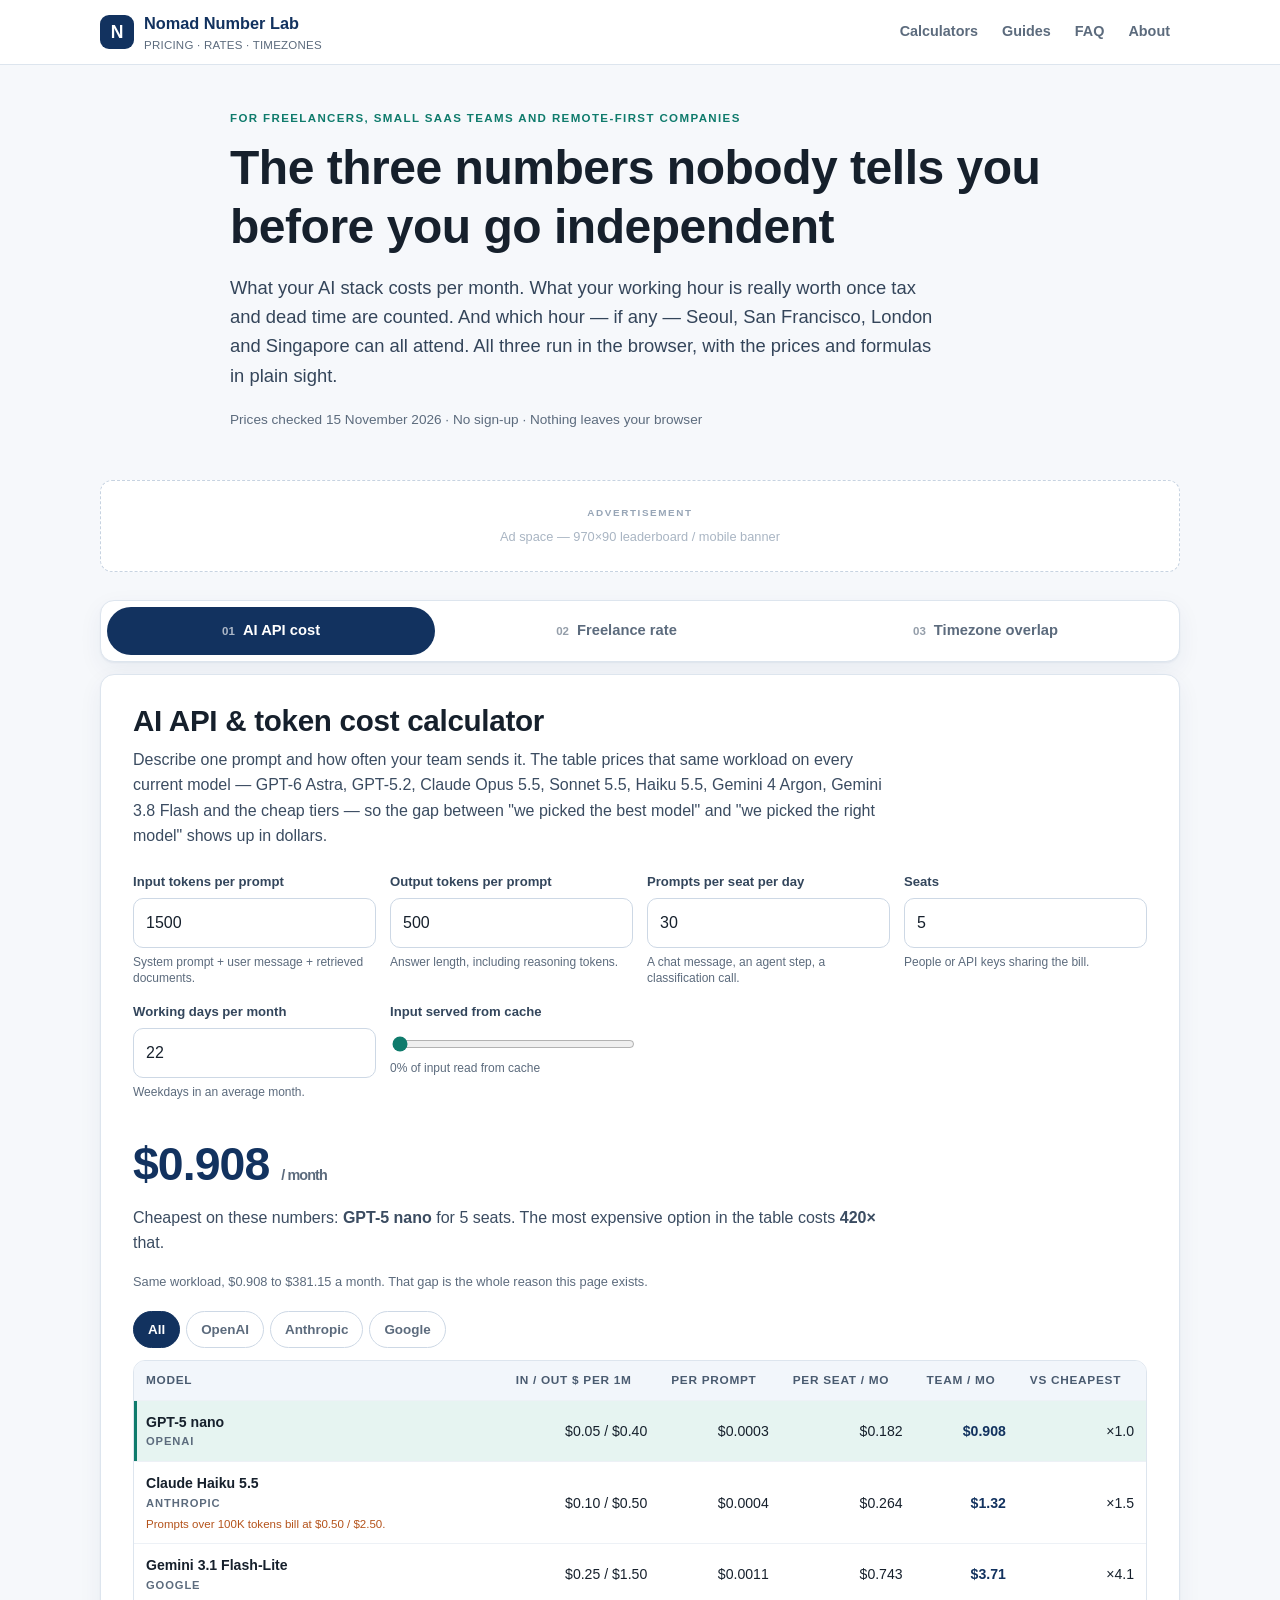
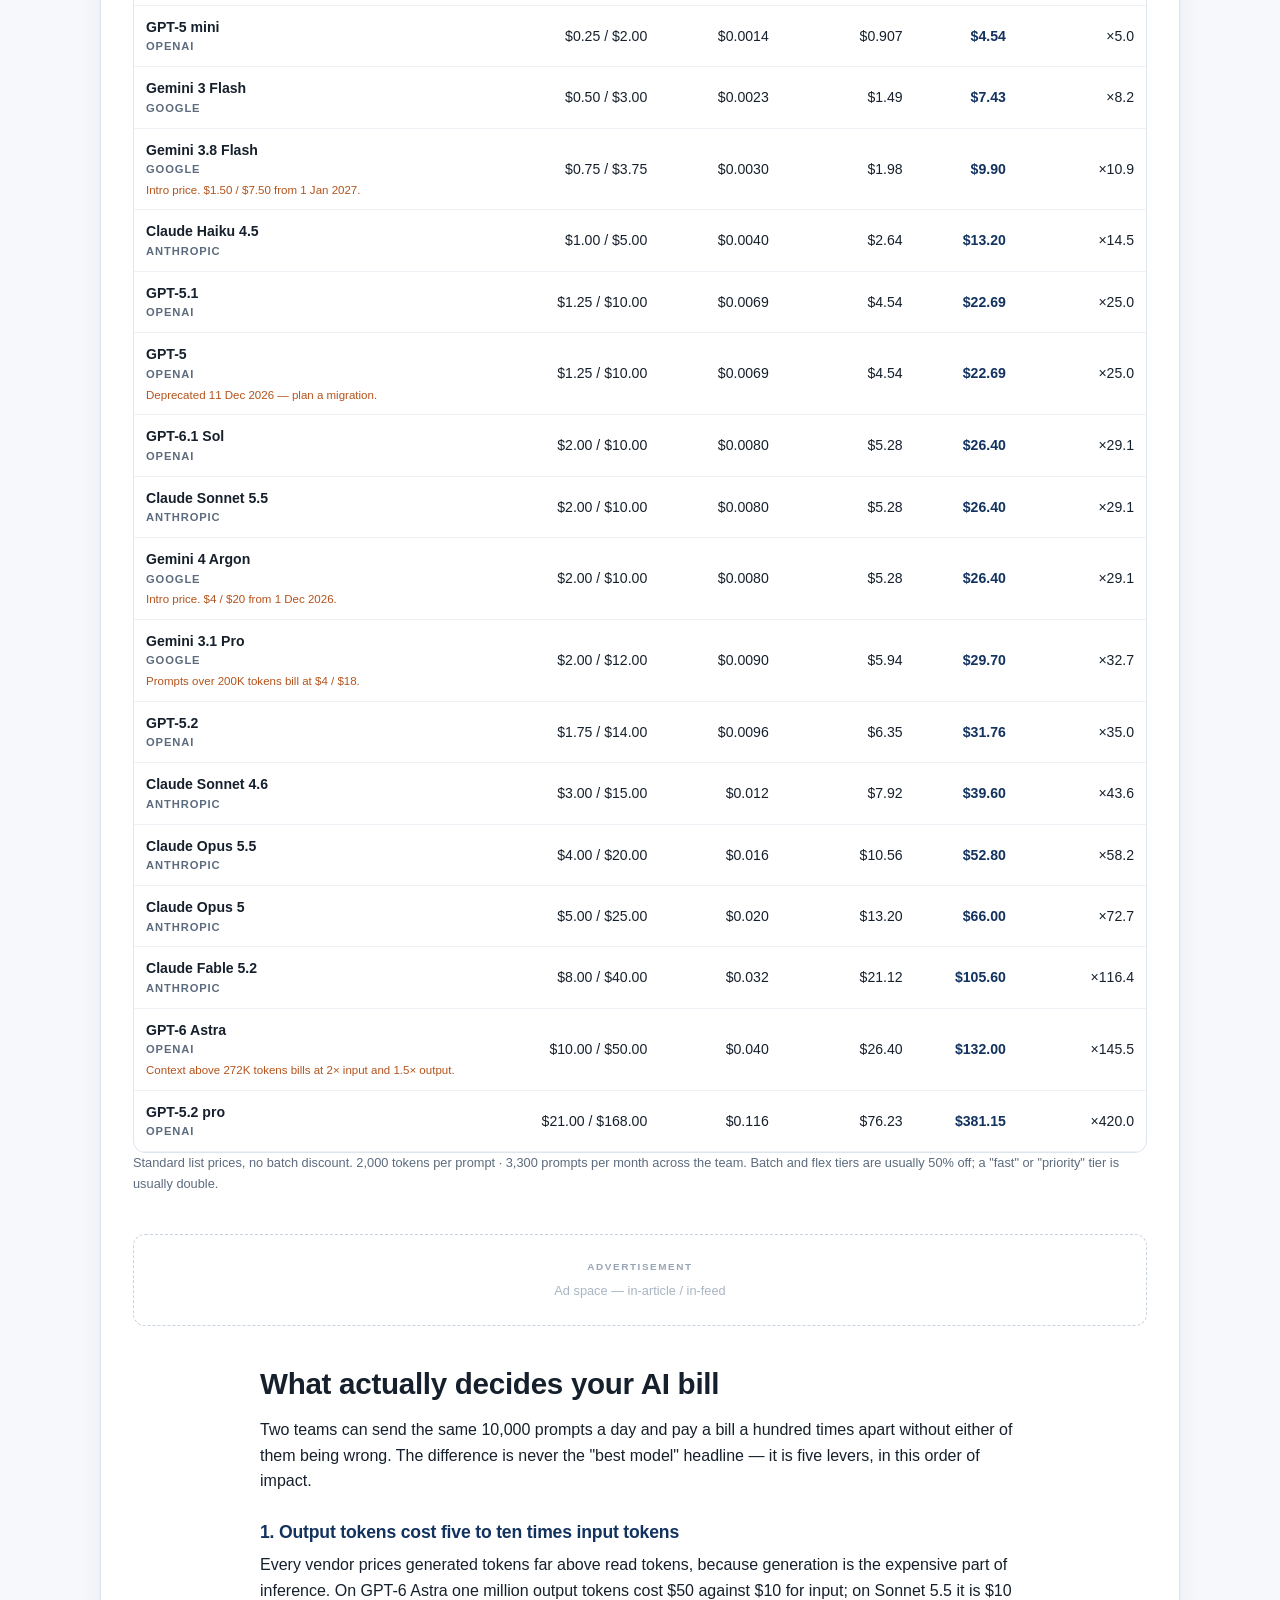
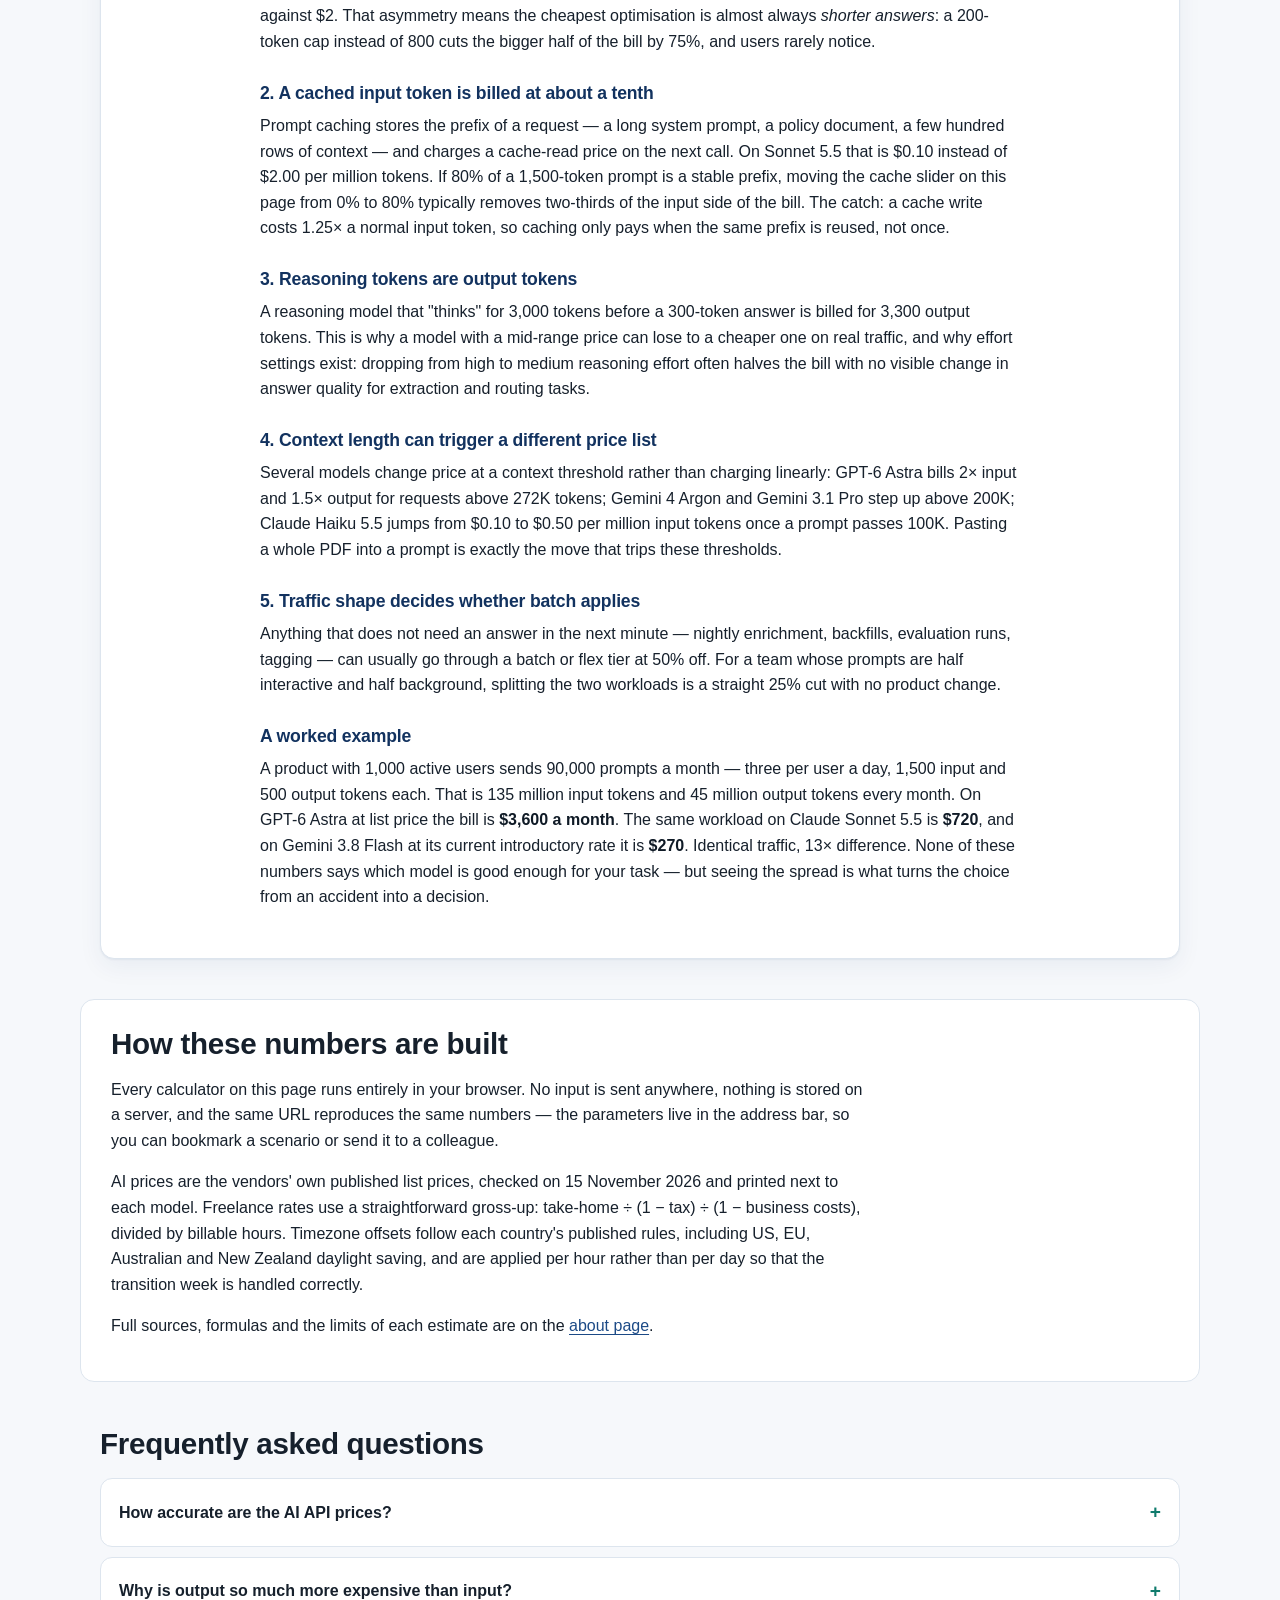
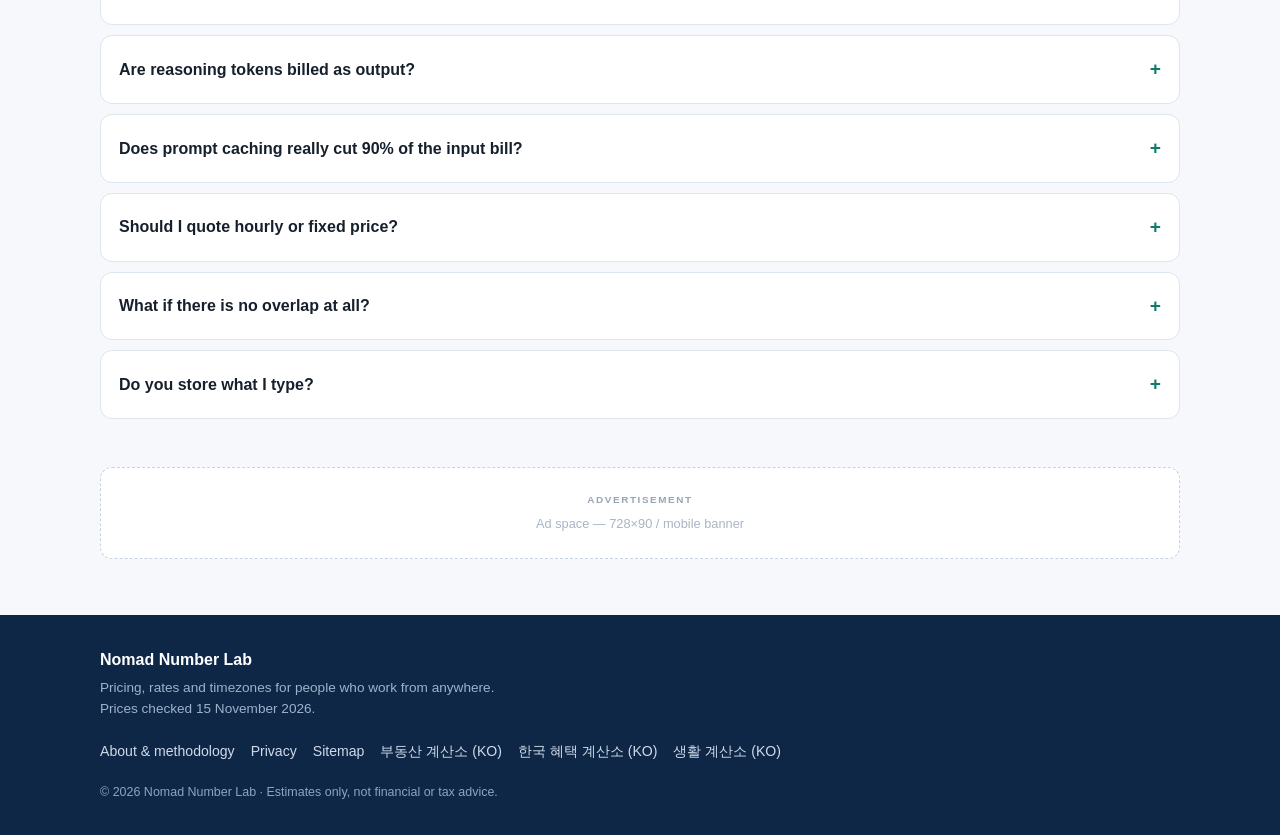
<file: index.html>
<!DOCTYPE html>
<html lang="en">
<head>
<meta name="google-adsense-account" content="ca-pub-3249841704400584" />

<meta charset="utf-8" />
<meta name="viewport" content="width=device-width, initial-scale=1, viewport-fit=cover" />
<title>AI API Cost &amp; Freelance Rate Calculator — Nomad Number Lab</title>
<meta name="description" content="Free calculators for remote work: compare GPT-6, Claude and Gemini token costs per month, turn a take-home target into an hourly rate, and find timezone overlap." />
<meta name="robots" content="index, follow, max-image-preview:large" />
<link rel="canonical" href="https://sdn6517-cmd.github.io/global-nomad-calc/" />
<meta name="theme-color" content="#12325f" />

<meta property="og:type" content="website" />
<meta property="og:site_name" content="Nomad Number Lab" />
<meta property="og:title" content="AI API Cost &amp; Freelance Rate Calculator" />
<meta property="og:description" content="What your AI stack really costs per month, what your hour is really worth, and when your global team can actually meet." />
<meta property="og:url" content="https://sdn6517-cmd.github.io/global-nomad-calc/" />
<meta property="og:image" content="https://sdn6517-cmd.github.io/global-nomad-calc/og-image.png" />
<meta name="twitter:card" content="summary_large_image" />
<meta name="twitter:title" content="AI API Cost &amp; Freelance Rate Calculator" />
<meta name="twitter:description" content="Token costs, hourly rates and timezone overlap for people who work from anywhere." />

<link rel="icon" href="data:image/svg+xml,%3Csvg%20xmlns='http://www.w3.org/2000/svg'%20viewBox='0%200%2032%2032'%3E%3Crect%20width='32'%20height='32'%20rx='8'%20fill='%2312325f'/%3E%3Cpath%20d='M8%2022V10h3l5%207%205-7h3v12h-3v-7l-5%206-5-6v7z'%20fill='%23fff'/%3E%3C/svg%3E" />
<link rel="stylesheet" href="styles.css" />
<script type="application/ld+json">
{
  "@context": "https://schema.org",
  "@graph": [
    {
      "@type": "WebApplication",
      "name": "Nomad Number Lab",
      "url": "https://sdn6517-cmd.github.io/global-nomad-calc/",
      "applicationCategory": "BusinessApplication",
      "operatingSystem": "Any",
      "inLanguage": "en",
      "offers": { "@type": "Offer", "price": "0", "priceCurrency": "USD" },
      "description": "Three calculators for remote and freelance work: AI API token cost comparison, freelance hourly rate from a take-home target, and a timezone overlap finder."
    },
    {
      "@type": "FAQPage",
      "mainEntity": [
        {
          "@type": "Question",
          "name": "How accurate are the AI API prices on this page?",
          "acceptedAnswer": { "@type": "Answer", "text": "Every price is the vendor's published list price in USD per million tokens, checked on 15 November 2026 and shown on the page next to the model. Vendors change prices without notice — several of the models listed here have announced increases (Gemini 4 Argon moves to $4/$20 on 1 December 2026, Gemini 3.8 Flash to $1.50/$7.50 on 1 January 2027) and GPT-5 is deprecated on 11 December 2026. Treat the output as a planning estimate, not an invoice." }
        },
        {
          "@type": "Question",
          "name": "Why does prompt caching change the bill so much?",
          "acceptedAnswer": { "@type": "Answer", "text": "A cached input token is typically billed at 10% of a fresh one — $0.10 instead of $1.00 per million tokens on Claude Sonnet 5.5, for example. If a long system prompt or a document is reused on every request, most of the input can be a cache read, and the input half of your bill drops by roughly 90%." }
        },
        {
          "@type": "Question",
          "name": "Are reasoning tokens billed as output?",
          "acceptedAnswer": { "@type": "Answer", "text": "Yes on every provider listed here. Thinking tokens are generated tokens, so they are charged at the output rate even when the visible answer is short. A model with a low output price but long internal reasoning can therefore cost more than its headline rate suggests." }
        },
        {
          "@type": "Question",
          "name": "Should I charge hourly or per project?",
          "acceptedAnswer": { "@type": "Answer", "text": "Quote hourly when the scope is unclear and per project when it is not. In both cases the hourly figure from the second calculator is the floor: multiply it by the hours you honestly expect, then add a buffer for revisions. A project quote built on your unknown rate is a guess; a project quote built on a known hourly rate is a decision." }
        },
        {
          "@type": "Question",
          "name": "How many billable hours should a freelancer plan per week?",
          "acceptedAnswer": { "@type": "Answer", "text": "Most solo consultants bill 20 to 30 hours in a 40-hour week; the rest goes to sales, admin, invoicing and learning. If you plan 40 billable hours you are planning for no sales calls and no holidays, and you will miss the target you were aiming at." }
        },
        {
          "@type": "Question",
          "name": "How do I run a recurring meeting across eight timezones?",
          "acceptedAnswer": { "@type": "Answer", "text": "Pick the window where the most people are inside 09:00–18:00, then rotate the awkward hour between the two teams it hurts, so nobody owns every 07:00 call. Keep the agenda written in the calendar invite so the meeting is worth the hour, and move everything that does not need a live decision to asynchronous notes." }
        },
        {
          "@type": "Question",
          "name": "Do these calculators send my numbers anywhere?",
          "acceptedAnswer": { "@type": "Answer", "text": "No. All three calculators run in your browser with plain JavaScript. Inputs stay in the page and in the URL you see, and nothing is uploaded. The page carries advertising slots, and the advertising provider may set cookies — see the privacy page for details." }
        }
      ]
    }
  ]
}
</script>

<!-- Google AdSense (사이트 소유권 확인 + 자동 광고) -->
<script async src="https://pagead2.googlesyndication.com/pagead/js/adsbygoogle.js?client=ca-pub-3249841704400584" crossorigin="anonymous"></script>
</head>
<body class="js-loading">
<a class="skip-link" href="#main">Skip to content</a>

<header class="site-header">
  <div class="wrap header-row">
    <a class="brand" href="index.html" aria-label="Nomad Number Lab home">
      <span class="brand-mark" aria-hidden="true">N</span>
      <span>Nomad Number Lab<small>pricing · rates · timezones</small></span>
    </a>
    <nav class="header-nav" aria-label="Main">
      <a href="#calculators">Calculators</a>
      <a href="#guides">Guides</a>
      <a href="#faq">FAQ</a>
      <a href="about.html">About</a>
    </nav>
  </div>
</header>

<main id="main">

  <section class="hero wrap">
    <p class="eyebrow">For freelancers, small SaaS teams and remote-first companies</p>
    <h1>The three numbers nobody tells you before you go independent</h1>
    <p class="lede">What your AI stack costs per month. What your working hour is really worth once tax and dead time are counted. And which hour — if any — Seoul, San Francisco, London and Singapore can all attend. All three run in the browser, with the prices and formulas in plain sight.</p>
    <p class="hero-meta">Prices checked <time datetime="2026-11-15">15 November 2026</time> · No sign-up · Nothing leaves your browser</p>
  </section>

  <div class="ad-slot" id="ad-slot-top" aria-label="Advertisement">
    <div class="ad-inner">
      <span class="ad-label">Advertisement</span>
      <!-- AdSense: paste the responsive <ins class="adsbygoogle"> unit here after approval. -->
      <span class="ad-placeholder">Ad space — 970×90 leaderboard / mobile banner</span>
    </div>
  </div>

  <section id="calculators" class="wrap">
    <div class="tabs" role="tablist" aria-label="Calculators">
      <button role="tab" id="tab-ai" data-tab="ai" aria-selected="true" aria-controls="panel-ai" class="is-active">
        <span class="tab-num">01</span> AI API cost
      </button>
      <button role="tab" id="tab-rate" data-tab="rate" aria-selected="false" aria-controls="panel-rate" tabindex="-1">
        <span class="tab-num">02</span> Freelance rate
      </button>
      <button role="tab" id="tab-tz" data-tab="tz" aria-selected="false" aria-controls="panel-tz" tabindex="-1">
        <span class="tab-num">03</span> Timezone overlap
      </button>
    </div>

    <!-- ============================ TAB 1 ============================ -->
    <div role="tabpanel" id="panel-ai" aria-labelledby="tab-ai" tabindex="0">
      <div class="panel-head">
        <h2>AI API &amp; token cost calculator</h2>
        <p>Describe one prompt and how often your team sends it. The table prices that same workload on every current model — GPT-6 Astra, GPT-5.2, Claude Opus 5.5, Sonnet 5.5, Haiku 5.5, Gemini 4 Argon, Gemini 3.8 Flash and the cheap tiers — so the gap between "we picked the best model" and "we picked the right model" shows up in dollars.</p>
      </div>

      <form class="calc" id="ai-form" onsubmit="return false">
        <div class="field-grid">
          <label class="field">
            <span>Input tokens per prompt</span>
            <input id="ai-in" type="number" min="0" max="2000000" step="100" value="1500" inputmode="numeric" />
            <small>System prompt + user message + retrieved documents.</small>
          </label>
          <label class="field">
            <span>Output tokens per prompt</span>
            <input id="ai-out" type="number" min="0" max="2000000" step="50" value="500" inputmode="numeric" />
            <small>Answer length, including reasoning tokens.</small>
          </label>
          <label class="field">
            <span>Prompts per seat per day</span>
            <input id="ai-prompts" type="number" min="0" max="100000" step="1" value="30" inputmode="numeric" />
            <small>A chat message, an agent step, a classification call.</small>
          </label>
          <label class="field">
            <span>Seats</span>
            <input id="ai-team" type="number" min="0" max="100000" step="1" value="5" inputmode="numeric" />
            <small>People or API keys sharing the bill.</small>
          </label>
          <label class="field">
            <span>Working days per month</span>
            <input id="ai-days" type="number" min="0" max="31" step="1" value="22" inputmode="numeric" />
            <small>Weekdays in an average month.</small>
          </label>
          <label class="field field-range">
            <span>Input served from cache</span>
            <input id="ai-cache" type="range" min="0" max="95" step="5" value="0" />
            <small id="ai-cache-label">0% of input read from cache</small>
          </label>
        </div>
      </form>

      <div class="result" id="ai-headline" aria-live="polite"></div>
      <p class="fineprint" id="ai-spread"></p>

      <div class="vendor-filter" role="group" aria-label="Filter by vendor">
        <button type="button" data-vendor="all" class="is-active">All</button>
        <button type="button" data-vendor="OpenAI">OpenAI</button>
        <button type="button" data-vendor="Anthropic">Anthropic</button>
        <button type="button" data-vendor="Google">Google</button>
      </div>

      <div class="table-scroll">
        <table class="data-table" id="ai-table">
          <caption class="visually-hidden">Monthly cost of the same prompt workload on each model</caption>
          <thead>
            <tr>
              <th scope="col">Model</th>
              <th scope="col">In / Out $ per 1M</th>
              <th scope="col">Per prompt</th>
              <th scope="col">Per seat / mo</th>
              <th scope="col">Team / mo</th>
              <th scope="col">vs cheapest</th>
            </tr>
          </thead>
          <tbody></tbody>
        </table>
      </div>
      <p class="fineprint">Standard list prices, no batch discount. <span id="ai-tokens"></span> · <span id="ai-prompts-month"></span>. Batch and flex tiers are usually 50% off; a "fast" or "priority" tier is usually double.</p>

      <div class="ad-slot ad-infeed" id="ad-slot-infeed" aria-label="Advertisement">
        <div class="ad-inner">
          <span class="ad-label">Advertisement</span>
          <!-- AdSense: in-feed unit. -->
          <span class="ad-placeholder">Ad space — in-article / in-feed</span>
        </div>
      </div>

      <article class="prose" id="guide-ai">
        <h2>What actually decides your AI bill</h2>
        <p>Two teams can send the same 10,000 prompts a day and pay a bill a hundred times apart without either of them being wrong. The difference is never the "best model" headline — it is five levers, in this order of impact.</p>

        <h3>1. Output tokens cost five to ten times input tokens</h3>
        <p>Every vendor prices generated tokens far above read tokens, because generation is the expensive part of inference. On GPT-6 Astra one million output tokens cost $50 against $10 for input; on Sonnet 5.5 it is $10 against $2. That asymmetry means the cheapest optimisation is almost always <em>shorter answers</em>: a 200-token cap instead of 800 cuts the bigger half of the bill by 75%, and users rarely notice.</p>

        <h3>2. A cached input token is billed at about a tenth</h3>
        <p>Prompt caching stores the prefix of a request — a long system prompt, a policy document, a few hundred rows of context — and charges a cache-read price on the next call. On Sonnet 5.5 that is $0.10 instead of $2.00 per million tokens. If 80% of a 1,500-token prompt is a stable prefix, moving the cache slider on this page from 0% to 80% typically removes two-thirds of the input side of the bill. The catch: a cache write costs 1.25× a normal input token, so caching only pays when the same prefix is reused, not once.</p>

        <h3>3. Reasoning tokens are output tokens</h3>
        <p>A reasoning model that "thinks" for 3,000 tokens before a 300-token answer is billed for 3,300 output tokens. This is why a model with a mid-range price can lose to a cheaper one on real traffic, and why effort settings exist: dropping from high to medium reasoning effort often halves the bill with no visible change in answer quality for extraction and routing tasks.</p>

        <h3>4. Context length can trigger a different price list</h3>
        <p>Several models change price at a context threshold rather than charging linearly: GPT-6 Astra bills 2× input and 1.5× output for requests above 272K tokens; Gemini 4 Argon and Gemini 3.1 Pro step up above 200K; Claude Haiku 5.5 jumps from $0.10 to $0.50 per million input tokens once a prompt passes 100K. Pasting a whole PDF into a prompt is exactly the move that trips these thresholds.</p>

        <h3>5. Traffic shape decides whether batch applies</h3>
        <p>Anything that does not need an answer in the next minute — nightly enrichment, backfills, evaluation runs, tagging — can usually go through a batch or flex tier at 50% off. For a team whose prompts are half interactive and half background, splitting the two workloads is a straight 25% cut with no product change.</p>

        <h3>A worked example</h3>
        <p>A product with 1,000 active users sends 90,000 prompts a month — three per user a day, 1,500 input and 500 output tokens each. That is 135 million input tokens and 45 million output tokens every month. On GPT-6 Astra at list price the bill is <strong>$3,600 a month</strong>. The same workload on Claude Sonnet 5.5 is <strong>$720</strong>, and on Gemini 3.8 Flash at its current introductory rate it is <strong>$270</strong>. Identical traffic, 13× difference. None of these numbers says which model is good enough for your task — but seeing the spread is what turns the choice from an accident into a decision.</p>
      </article>
    </div>

    <!-- ============================ TAB 2 ============================ -->
    <div role="tabpanel" id="panel-rate" aria-labelledby="tab-rate" tabindex="0" hidden>
      <div class="panel-head">
        <h2>Freelance &amp; remote hourly rate calculator</h2>
        <p>Start from the money you want to keep, not the rate you dare to ask. This calculator adds back tax and business costs, divides by the hours you can genuinely bill, and gives you the hourly, day, week, month and project numbers to quote.</p>
      </div>

      <form class="calc" id="rate-form" onsubmit="return false">
        <div class="field-grid">
          <label class="field">
            <span>Take-home target per year (USD)</span>
            <input id="rate-target" type="number" min="0" step="1000" value="90000" inputmode="numeric" />
            <small>What has to land in your account after tax.</small>
          </label>
          <label class="field">
            <span>Tax + social contributions (%)</span>
            <input id="rate-tax" type="number" min="0" max="95" step="1" value="25" inputmode="numeric" />
            <small>Self-employment tax plus income tax where you live.</small>
          </label>
          <label class="field">
            <span>Business costs (% of revenue)</span>
            <input id="rate-buffer" type="number" min="0" max="90" step="1" value="10" inputmode="numeric" />
            <small>Software, hardware, insurance, accountant, unpaid leave.</small>
          </label>
          <label class="field">
            <span>Billable hours per week</span>
            <input id="rate-hours" type="number" min="0" max="80" step="1" value="25" inputmode="numeric" />
            <small>Hours a client pays for — not hours at the desk.</small>
          </label>
          <label class="field">
            <span>Weeks off per year</span>
            <input id="rate-weeks" type="number" min="0" max="52" step="1" value="4" inputmode="numeric" />
            <small>Holidays, sick days, slow months.</small>
          </label>
          <label class="field">
            <span>Hours in your working day</span>
            <input id="rate-day" type="number" min="1" max="16" step="1" value="8" inputmode="numeric" />
            <small>Used for the day rate.</small>
          </label>
          <label class="field">
            <span>Project size (hours)</span>
            <input id="rate-project" type="number" min="0" max="5000" step="1" value="40" inputmode="numeric" />
            <small>For a fixed-price quote.</small>
          </label>
        </div>
        <p class="fineprint" id="rate-hours-note"></p>
      </form>

      <div class="result" id="rate-result" aria-live="polite"></div>

      <div class="ad-slot ad-infeed" id="ad-slot-infeed-rate" aria-label="Advertisement">
        <div class="ad-inner">
          <span class="ad-label">Advertisement</span>
          <!-- AdSense: in-feed unit. -->
          <span class="ad-placeholder">Ad space — in-article</span>
        </div>
      </div>

      <article class="prose" id="guide-rate">
        <h2>Why "I want $90k, so I charge $45/hour" fails</h2>
        <p>Dividing a target by 2,000 hours assumes you bill every working hour of the year, that tax is not a thing, and that running a business is free. All three assumptions are wrong in the same direction, and together they usually underprice an independent worker by 40–60%.</p>

        <h3>The three deductions people forget</h3>
        <ul>
          <li><strong>Tax and social contributions.</strong> As an employee your employer pays part of this for you. Once you invoice directly, the gross-to-net gap is yours: 25–45% depending on where you live and how you structure the work.</li>
          <li><strong>Business costs.</strong> Laptop, software, a share of rent and power, insurance, an accountant, payment fees, and the cost of the weeks you do not work. Ten to twenty percent of revenue is a realistic range for a solo consultant.</li>
          <li><strong>Non-billable time.</strong> Nobody pays for proposals, invoices, sales calls, bookkeeping, or the hour you spend learning the tool the client uses. Twenty-five billable hours in a 40-hour week is normal; forty is a business with no sales pipeline.</li>
        </ul>

        <h3>What the numbers look like</h3>
        <p>A $90,000 take-home target at a 25% tax rate needs $120,000 of gross profit. With business costs at 10% of revenue, you must invoice $133,333. At 25 billable hours across 48 weeks — 1,200 hours — the rate is <strong>$111 per hour</strong>. The same target priced at "$45 an hour" delivers roughly $36,000 of take-home, not $90,000. That gap is why experienced freelancers seem expensive on paper and still feel squeezed at the end of the year.</p>

        <h3>Quoting a project without regret</h3>
        <ol>
          <li><strong>Estimate the hours honestly</strong>, then add 20% for the revision rounds you always end up doing.</li>
          <li><strong>Multiply by the hourly rate</strong> from this page. If the number feels too high for the client, the scope is too large — cut scope, not rate.</li>
          <li><strong>Name the revision rounds</strong> (two is a fair default) and price extra rounds at the same hourly rate.</li>
          <li><strong>Take a deposit</strong> — 30–50% is normal — and set the final payment before handover, not after.</li>
          <li><strong>Write a kill fee</strong>: if the client cancels mid-project, you keep the deposit and bill the hours already worked.</li>
        </ol>

        <h3>When to charge by the day instead</h3>
        <p>Day rates work when the work is collaborative and hard to bound — workshops, audits, on-site consulting. A day rate of six to eight times the hourly rate is the usual convention, and this calculator shows both, so you can check that your day rate is not quietly becoming a discount for clients who book you in blocks.</p>
      </article>
    </div>

    <!-- ============================ TAB 3 ============================ -->
    <div role="tabpanel" id="panel-tz" aria-labelledby="tab-tz" tabindex="0" hidden>
      <div class="panel-head">
        <h2>Global team meeting &amp; overlap finder</h2>
        <p>Pick your city and your colleagues'. The grid shows every hour of your day in their local time, marks the hours that fall inside working hours for everyone, and names the longest window you can actually book. Daylight saving is applied for the date you choose, so the answer in July is not the answer in January.</p>
      </div>

      <form class="calc" id="tz-form" onsubmit="return false">
        <div class="field-grid">
          <label class="field">
            <span>Your city</span>
            <select id="tz-home"></select>
          </label>
          <label class="field">
            <span>Date</span>
            <input id="tz-date" type="date" />
          </label>
          <label class="field">
            <span>Working hours start</span>
            <input id="tz-start" type="number" min="0" max="23" step="1" value="9" inputmode="numeric" />
            <small>Local time in each city.</small>
          </label>
          <label class="field">
            <span>Working hours end</span>
            <input id="tz-end" type="number" min="1" max="24" step="1" value="18" inputmode="numeric" />
            <small>Exclusive — 18 means the last usable hour starts at 17:00.</small>
          </label>
          <label class="field">
            <span>Team city 1</span>
            <select class="tz-member" data-slot="0"></select>
          </label>
          <label class="field">
            <span>Team city 2</span>
            <select class="tz-member" data-slot="1"></select>
          </label>
          <label class="field">
            <span>Team city 3</span>
            <select class="tz-member" data-slot="2"></select>
          </label>
          <label class="field">
            <span>Team city 4</span>
            <select class="tz-member" data-slot="3"></select>
          </label>
          <label class="field">
            <span>Team city 5</span>
            <select class="tz-member" data-slot="4"></select>
          </label>
          <div class="field field-button">
            <span>&nbsp;</span>
            <button type="button" id="tz-add" class="ghost-button">Fill next empty city</button>
            <small>Compare up to five colleagues at once.</small>
          </div>
        </div>
      </form>

      <div class="result" id="tz-result" aria-live="polite"></div>

      <div class="ad-slot ad-infeed" id="ad-slot-infeed-tz" aria-label="Advertisement">
        <div class="ad-inner">
          <span class="ad-label">Advertisement</span>
          <!-- AdSense: in-feed unit. -->
          <span class="ad-placeholder">Ad space — in-article</span>
        </div>
      </div>

      <article class="prose" id="guide-tz">
        <h2>The meeting policy that survives eight timezones</h2>
        <p>Timezone pain is rarely about arithmetic. Everyone can convert 15:00 Seoul to their own clock; the hard part is deciding whose evening pays for the meeting, every week, forever. Three rules keep a distributed team from quietly resenting the same three people.</p>

        <h3>Rotate the awkward hour</h3>
        <p>If Seoul and San Francisco need a weekly sync, someone is at 07:00 or 23:00. Alternate monthly. Written in the calendar as "odd months Seoul 07:00, even months San Francisco 08:00", the burden is visible and shared — which matters more than the hour itself.</p>

        <h3>Use "all at work" as the default, not the rule</h3>
        <p>The green rows on this page are hours when nobody is outside 09:00–18:00. Often there is exactly one, or none. When there is none, prefer moving the meeting to whoever's day it least disrupts and keeping it short, over finding a worse hour that technically fits everyone.</p>

        <h3>Watch the two weeks around a clock change</h3>
        <p>Most of the year, the Seoul–Berlin gap is eight hours; for the two weeks between Europe's last Sunday in March and the US second Sunday in March, it is seven or nine depending on which pair you are converting. Recurring meetings booked in January silently shift by an hour in March. Cells with a dotted border in the grid mark exactly those dates: a country's UTC offset changed during that hour.</p>

        <h3>Make the meeting worth the hour it costs</h3>
        <p>A meeting that pulls six people from four timezones costs six person-hours plus the context switching. Put the agenda and the pre-read in the invite, write down every decision in the shared document during the call, and move anything that is only a status update to asynchronous notes. The teams that handle timezones best meet less, and their calendars show it.</p>

        <h3>Quick conversions worth memorising</h3>
        <ul>
          <li><strong>Seoul ↔ Tokyo</strong>: no gap. Same hour, no daylight saving in either country.</li>
          <li><strong>Seoul ↔ Singapore / Bali</strong>: one hour. Seoul is always ahead; neither Singapore nor Bali changes clocks.</li>
          <li><strong>Seoul ↔ London</strong>: eight hours most of the year, nine during the weeks when London is on summer time and Seoul is not (late March to late October).</li>
          <li><strong>Seoul ↔ San Francisco</strong>: 17 hours — which means a 09:00 meeting in Seoul is 16:00 the previous day in California.</li>
        </ul>
      </article>
    </div>
  </section>

  <section id="guides" class="wrap prose">
    <h2>How these numbers are built</h2>
    <p>Every calculator on this page runs entirely in your browser. No input is sent anywhere, nothing is stored on a server, and the same URL reproduces the same numbers — the parameters live in the address bar, so you can bookmark a scenario or send it to a colleague.</p>
    <p>AI prices are the vendors' own published list prices, checked on 15 November 2026 and printed next to each model. Freelance rates use a straightforward gross-up: take-home ÷ (1 − tax) ÷ (1 − business costs), divided by billable hours. Timezone offsets follow each country's published rules, including US, EU, Australian and New Zealand daylight saving, and are applied per hour rather than per day so that the transition week is handled correctly.</p>
    <p>Full sources, formulas and the limits of each estimate are on the <a href="about.html">about page</a>.</p>
  </section>

  <section id="faq" class="wrap">
    <h2>Frequently asked questions</h2>
    <div class="faq">
      <details>
        <summary>How accurate are the AI API prices?</summary>
        <p>They are list prices per million tokens in USD, checked on 15 November 2026 and shown beside each model. Prices move: Gemini 4 Argon rises to $4/$20 on 1 December 2026, Gemini 3.8 Flash to $1.50/$7.50 on 1 January 2027, and GPT-5 is deprecated on 11 December 2026. A "fast" or "priority" tier is usually double the standard rate, and batch or flex tiers are usually half.</p>
      </details>
      <details>
        <summary>Why is output so much more expensive than input?</summary>
        <p>Reading a prompt can be parallelised across a GPU batch; generating tokens happens one token at a time. Vendors pass that cost difference on, typically charging five to ten times more per output token. It is the single strongest reason to keep answers short.</p>
      </details>
      <details>
        <summary>Are reasoning tokens billed as output?</summary>
        <p>Yes on every provider listed here. Thinking tokens are generated tokens, so they are charged at the output rate even when the visible answer is short. A model with a low output price but long internal reasoning can therefore cost more than its headline rate suggests — which is why effort settings matter more than the model name.</p>
      </details>
      <details>
        <summary>Does prompt caching really cut 90% of the input bill?</summary>
        <p>Cached input reads are usually 10% of the fresh input price — 2.5% on some newer models — so yes, for the cached share. The write itself costs about 1.25× a normal input token, which is why caching a prefix you use once is a loss and caching one you use a thousand times is a large win.</p>
      </details>
      <details>
        <summary>Should I quote hourly or fixed price?</summary>
        <p>Fixed price when the scope is genuinely clear and you have done the work before; hourly when it is not. Use the hourly number from the second calculator as the floor for both, and add a revision buffer before you say a fixed number out loud.</p>
      </details>
      <details>
        <summary>What if there is no overlap at all?</summary>
        <p>Then the team is not really synchronous. Pick the pair that must meet live, rotate the inconvenient hour, and move everything else to written updates. The grid will show zero green rows — that is information, not a failure of the tool.</p>
      </details>
      <details>
        <summary>Do you store what I type?</summary>
        <p>No. The calculators are plain JavaScript in the page. Your inputs only exist in the browser and in the query string of the URL you are looking at. See the <a href="privacy.html">privacy page</a> for the advertising cookies that third-party ad slots may set.</p>
      </details>
    </div>
  </section>

  <div class="ad-slot ad-bottom" id="ad-slot-bottom" aria-label="Advertisement">
    <div class="ad-inner">
      <span class="ad-label">Advertisement</span>
      <!-- AdSense: paste the responsive unit here after approval. -->
      <span class="ad-placeholder">Ad space — 728×90 / mobile banner</span>
    </div>
  </div>
</main>

<footer class="site-footer">
  <div class="wrap footer-row">
    <div>
      <p class="footer-brand">Nomad Number Lab</p>
      <p class="footer-note">Pricing, rates and timezones for people who work from anywhere. Prices checked 15 November 2026.</p>
    </div>
    <nav aria-label="Footer">
      <a href="about.html">About &amp; methodology</a>
      <a href="privacy.html">Privacy</a>
      <a href="sitemap.xml">Sitemap</a>
      <a href="https://sdn6517-cmd.github.io/budongsan-calc/" target="_blank" rel="noopener">부동산 계산소 (KO)</a>
      <a href="https://sdn6517-cmd.github.io/korea-benefit-calc/" target="_blank" rel="noopener">한국 혜택 계산소 (KO)</a>
      <a href="https://sdn6517-cmd.github.io/life-hr-calc/" target="_blank" rel="noopener">생활 계산소 (KO)</a>
    </nav>
    <p class="footer-copy">© <span id="year">2026</span> Nomad Number Lab · Estimates only, not financial or tax advice.</p>
  </div>
</footer>

<script src="app.js" defer></script>
</body>
</html>
</file>
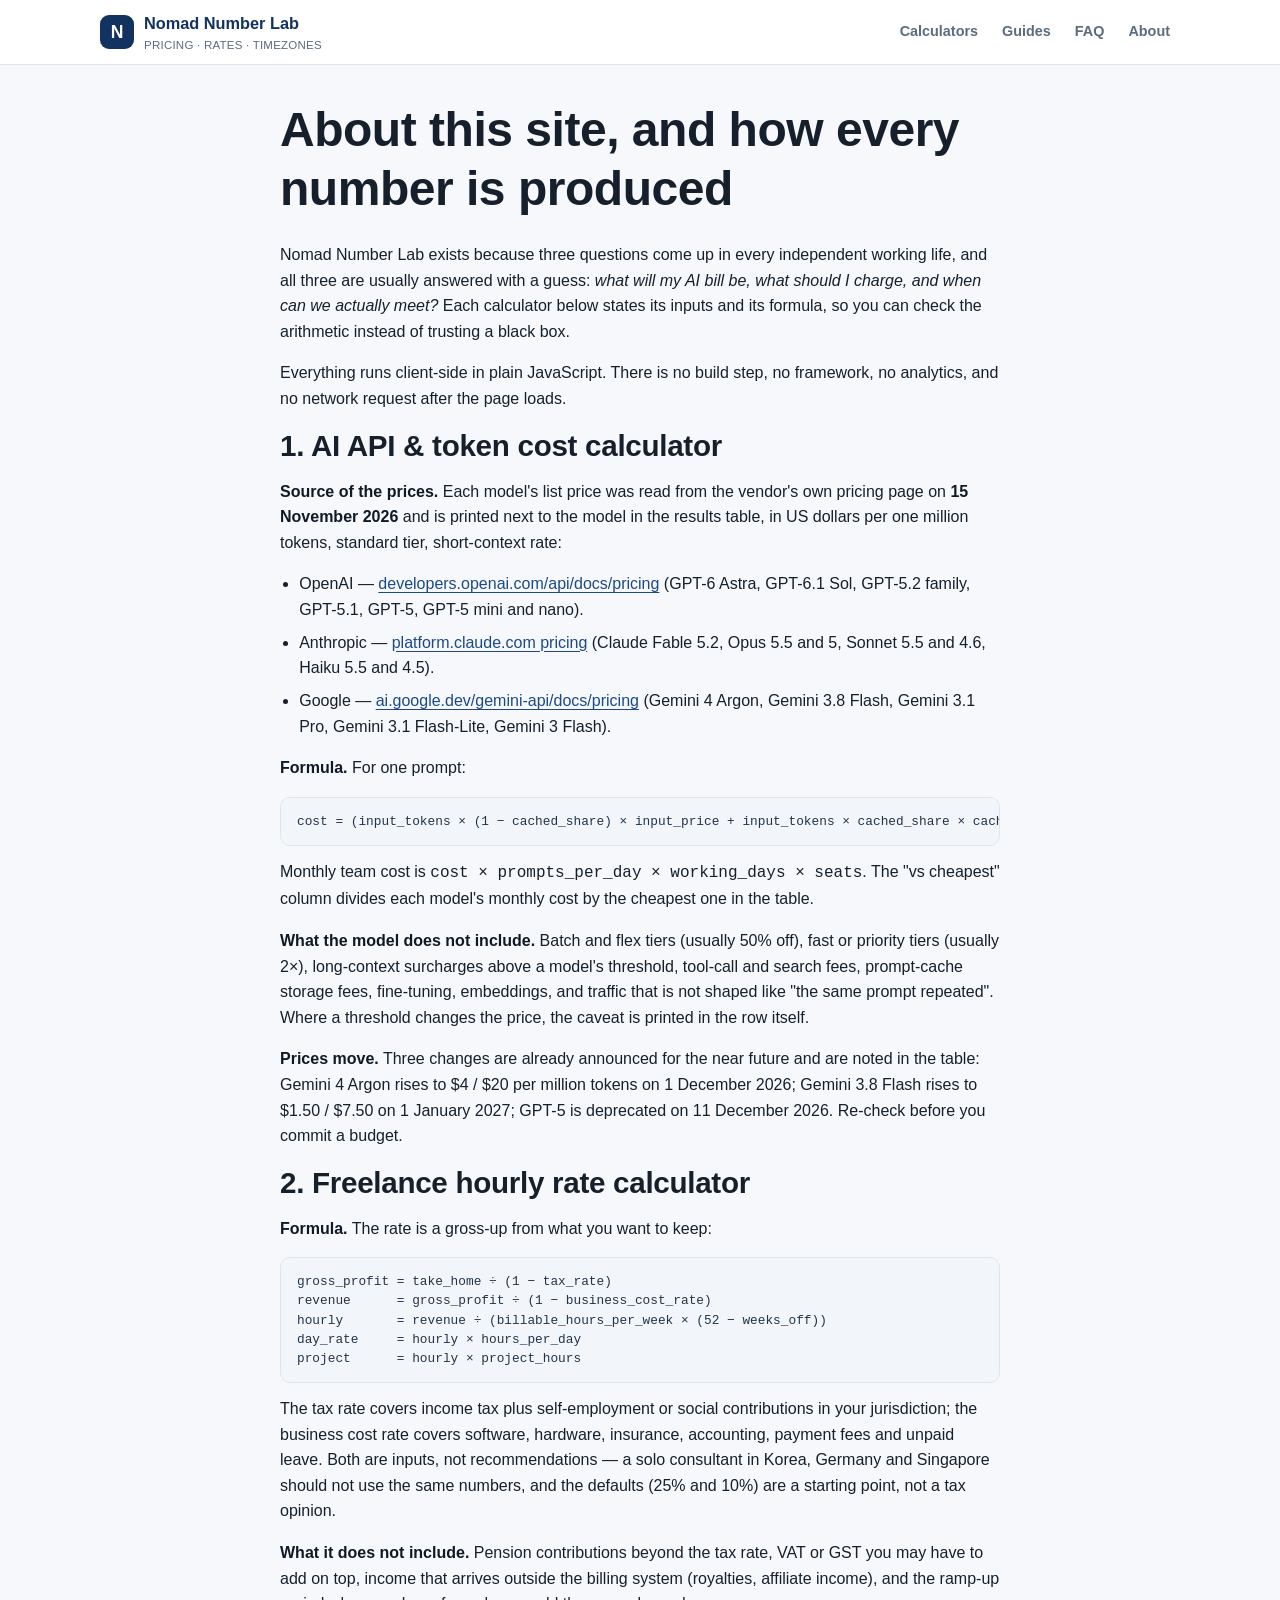
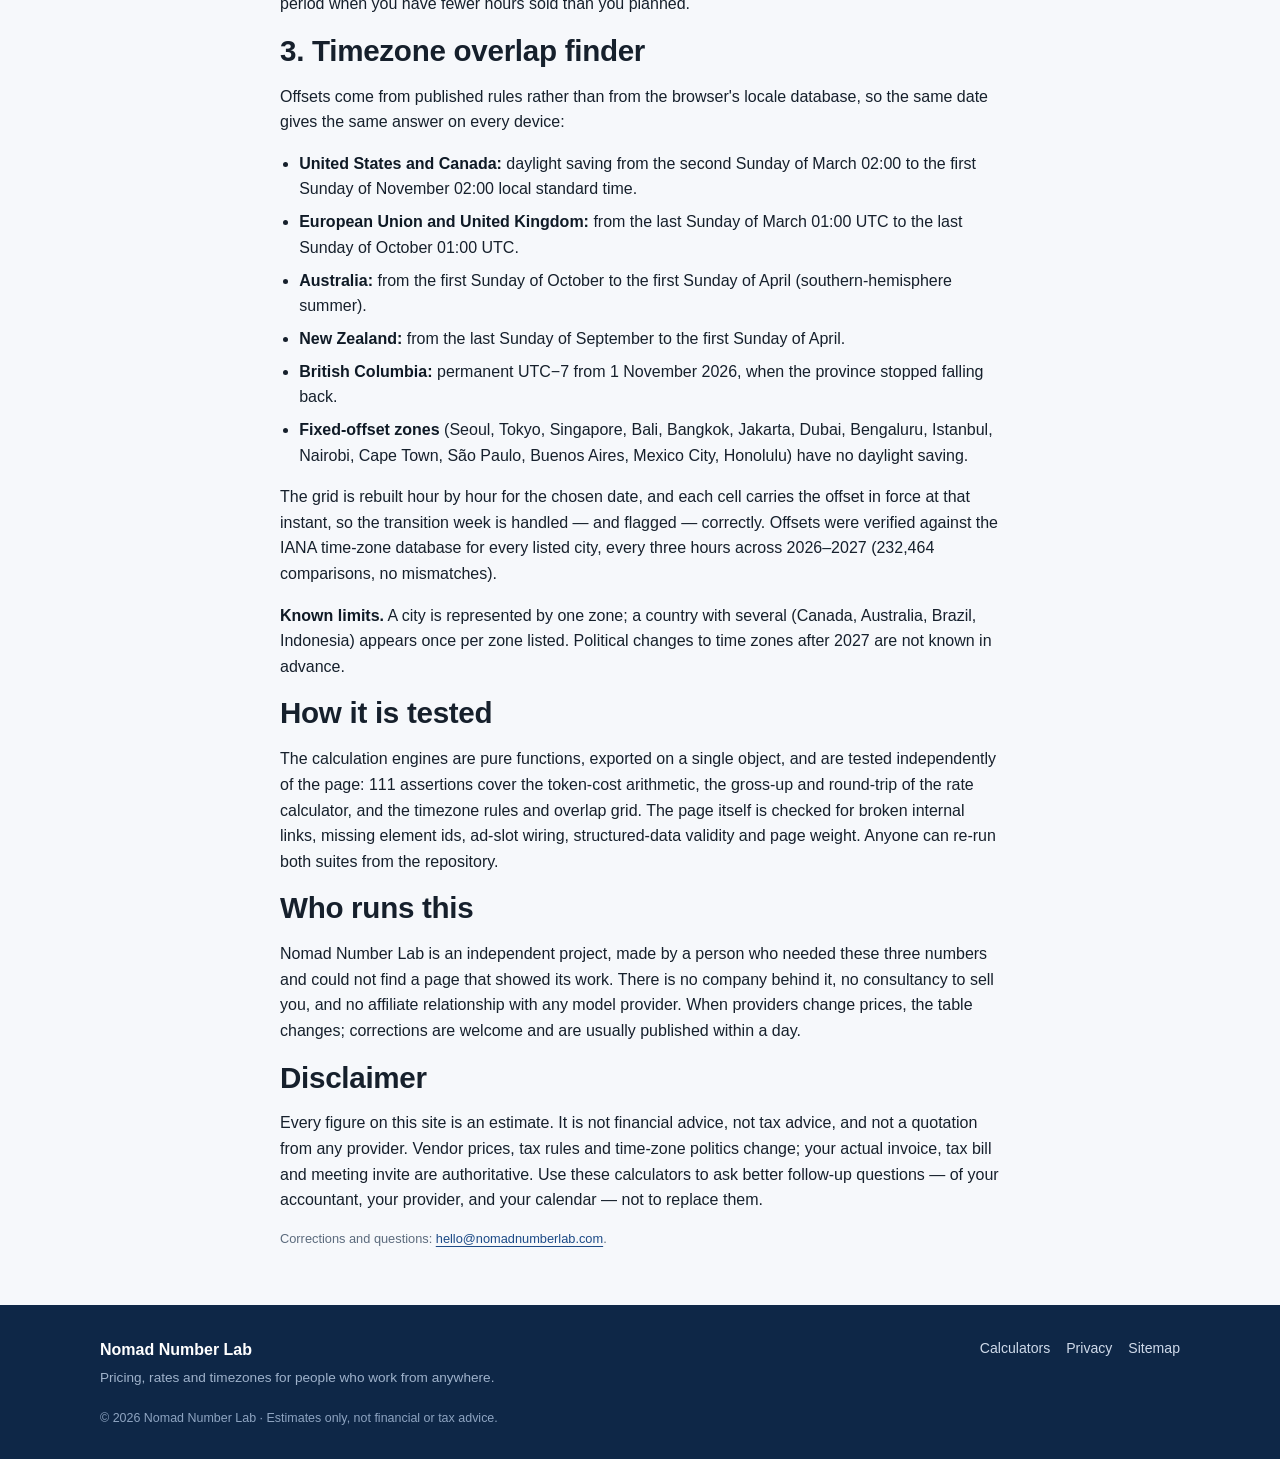
<file: about.html>
<!DOCTYPE html>
<html lang="en">
<head>
<meta name="google-adsense-account" content="ca-pub-3249841704400584" />

<meta charset="utf-8" />
<meta name="viewport" content="width=device-width, initial-scale=1" />
<title>About &amp; Methodology — Nomad Number Lab</title>
<meta name="description" content="Where the numbers come from: the vendor list prices behind the AI cost calculator, the formulas behind the freelance rate calculator, and the daylight-saving rules behind the timezone finder." />
<meta name="robots" content="index, follow" />
<link rel="canonical" href="https://sdn6517-cmd.github.io/global-nomad-calc/about.html" />
<meta name="theme-color" content="#12325f" />
<link rel="icon" href="data:image/svg+xml,%3Csvg%20xmlns='http://www.w3.org/2000/svg'%20viewBox='0%200%2032%2032'%3E%3Crect%20width='32'%20height='32'%20rx='8'%20fill='%2312325f'/%3E%3Cpath%20d='M8%2022V10h3l5%207%205-7h3v12h-3v-7l-5%206-5-6v7z'%20fill='%23fff'/%3E%3C/svg%3E" />
<link rel="stylesheet" href="styles.css" />

<!-- Google AdSense (사이트 소유권 확인 + 자동 광고) -->
<script async src="https://pagead2.googlesyndication.com/pagead/js/adsbygoogle.js?client=ca-pub-3249841704400584" crossorigin="anonymous"></script>
</head>
<body>
<a class="skip-link" href="#main">Skip to content</a>
<header class="site-header">
  <div class="wrap header-row">
    <a class="brand" href="index.html">
      <span class="brand-mark" aria-hidden="true">N</span>
      <span>Nomad Number Lab<small>pricing · rates · timezones</small></span>
    </a>
    <nav class="header-nav" aria-label="Main">
      <a href="index.html">Calculators</a>
      <a href="index.html#guides">Guides</a>
      <a href="index.html#faq">FAQ</a>
      <a href="about.html">About</a>
    </nav>
  </div>
</header>

<main id="main" class="wrap prose" style="margin-top:36px; margin-bottom:48px;">
  <h1>About this site, and how every number is produced</h1>
  <p>Nomad Number Lab exists because three questions come up in every independent working life, and all three are usually answered with a guess: <em>what will my AI bill be, what should I charge, and when can we actually meet?</em> Each calculator below states its inputs and its formula, so you can check the arithmetic instead of trusting a black box.</p>
  <p>Everything runs client-side in plain JavaScript. There is no build step, no framework, no analytics, and no network request after the page loads.</p>

  <h2>1. AI API &amp; token cost calculator</h2>
  <p><strong>Source of the prices.</strong> Each model's list price was read from the vendor's own pricing page on <strong>15 November 2026</strong> and is printed next to the model in the results table, in US dollars per one million tokens, standard tier, short-context rate:</p>
  <ul>
    <li>OpenAI — <a href="https://developers.openai.com/api/docs/pricing" rel="nofollow noopener" target="_blank">developers.openai.com/api/docs/pricing</a> (GPT-6 Astra, GPT-6.1 Sol, GPT-5.2 family, GPT-5.1, GPT-5, GPT-5 mini and nano).</li>
    <li>Anthropic — <a href="https://platform.claude.com/docs/en/about-claude/pricing" rel="nofollow noopener" target="_blank">platform.claude.com pricing</a> (Claude Fable 5.2, Opus 5.5 and 5, Sonnet 5.5 and 4.6, Haiku 5.5 and 4.5).</li>
    <li>Google — <a href="https://ai.google.dev/gemini-api/docs/pricing" rel="nofollow noopener" target="_blank">ai.google.dev/gemini-api/docs/pricing</a> (Gemini 4 Argon, Gemini 3.8 Flash, Gemini 3.1 Pro, Gemini 3.1 Flash-Lite, Gemini 3 Flash).</li>
  </ul>
  <p><strong>Formula.</strong> For one prompt:</p>
  <pre>cost = (input_tokens × (1 − cached_share) × input_price + input_tokens × cached_share × cached_price + output_tokens × output_price) ÷ 1,000,000</pre>
  <p>Monthly team cost is <code>cost × prompts_per_day × working_days × seats</code>. The "vs cheapest" column divides each model's monthly cost by the cheapest one in the table.</p>
  <p><strong>What the model does not include.</strong> Batch and flex tiers (usually 50% off), fast or priority tiers (usually 2×), long-context surcharges above a model's threshold, tool-call and search fees, prompt-cache storage fees, fine-tuning, embeddings, and traffic that is not shaped like "the same prompt repeated". Where a threshold changes the price, the caveat is printed in the row itself.</p>
  <p><strong>Prices move.</strong> Three changes are already announced for the near future and are noted in the table: Gemini 4 Argon rises to $4 / $20 per million tokens on 1 December 2026; Gemini 3.8 Flash rises to $1.50 / $7.50 on 1 January 2027; GPT-5 is deprecated on 11 December 2026. Re-check before you commit a budget.</p>

  <h2>2. Freelance hourly rate calculator</h2>
  <p><strong>Formula.</strong> The rate is a gross-up from what you want to keep:</p>
  <pre>gross_profit = take_home ÷ (1 − tax_rate)
revenue      = gross_profit ÷ (1 − business_cost_rate)
hourly       = revenue ÷ (billable_hours_per_week × (52 − weeks_off))
day_rate     = hourly × hours_per_day
project      = hourly × project_hours</pre>
  <p>The tax rate covers income tax plus self-employment or social contributions in your jurisdiction; the business cost rate covers software, hardware, insurance, accounting, payment fees and unpaid leave. Both are inputs, not recommendations — a solo consultant in Korea, Germany and Singapore should not use the same numbers, and the defaults (25% and 10%) are a starting point, not a tax opinion.</p>
  <p><strong>What it does not include.</strong> Pension contributions beyond the tax rate, VAT or GST you may have to add on top, income that arrives outside the billing system (royalties, affiliate income), and the ramp-up period when you have fewer hours sold than you planned.</p>

  <h2>3. Timezone overlap finder</h2>
  <p>Offsets come from published rules rather than from the browser's locale database, so the same date gives the same answer on every device:</p>
  <ul>
    <li><strong>United States and Canada:</strong> daylight saving from the second Sunday of March 02:00 to the first Sunday of November 02:00 local standard time.</li>
    <li><strong>European Union and United Kingdom:</strong> from the last Sunday of March 01:00 UTC to the last Sunday of October 01:00 UTC.</li>
    <li><strong>Australia:</strong> from the first Sunday of October to the first Sunday of April (southern-hemisphere summer).</li>
    <li><strong>New Zealand:</strong> from the last Sunday of September to the first Sunday of April.</li>
    <li><strong>British Columbia:</strong> permanent UTC−7 from 1 November 2026, when the province stopped falling back.</li>
    <li><strong>Fixed-offset zones</strong> (Seoul, Tokyo, Singapore, Bali, Bangkok, Jakarta, Dubai, Bengaluru, Istanbul, Nairobi, Cape Town, São Paulo, Buenos Aires, Mexico City, Honolulu) have no daylight saving.</li>
  </ul>
  <p>The grid is rebuilt hour by hour for the chosen date, and each cell carries the offset in force at that instant, so the transition week is handled — and flagged — correctly. Offsets were verified against the IANA time-zone database for every listed city, every three hours across 2026–2027 (232,464 comparisons, no mismatches).</p>
  <p><strong>Known limits.</strong> A city is represented by one zone; a country with several (Canada, Australia, Brazil, Indonesia) appears once per zone listed. Political changes to time zones after 2027 are not known in advance.</p>

  <h2>How it is tested</h2>
  <p>The calculation engines are pure functions, exported on a single object, and are tested independently of the page: 111 assertions cover the token-cost arithmetic, the gross-up and round-trip of the rate calculator, and the timezone rules and overlap grid. The page itself is checked for broken internal links, missing element ids, ad-slot wiring, structured-data validity and page weight. Anyone can re-run both suites from the repository.</p>

  <h2>Who runs this</h2>
  <p>Nomad Number Lab is an independent project, made by a person who needed these three numbers and could not find a page that showed its work. There is no company behind it, no consultancy to sell you, and no affiliate relationship with any model provider. When providers change prices, the table changes; corrections are welcome and are usually published within a day.</p>

  <h2>Disclaimer</h2>
  <p>Every figure on this site is an estimate. It is not financial advice, not tax advice, and not a quotation from any provider. Vendor prices, tax rules and time-zone politics change; your actual invoice, tax bill and meeting invite are authoritative. Use these calculators to ask better follow-up questions — of your accountant, your provider, and your calendar — not to replace them.</p>

  <p class="fineprint">Corrections and questions: <a href="mailto:hello@nomadnumberlab.com">hello@nomadnumberlab.com</a>.</p>
</main>

<footer class="site-footer">
  <div class="wrap footer-row">
    <div>
      <p class="footer-brand">Nomad Number Lab</p>
      <p class="footer-note">Pricing, rates and timezones for people who work from anywhere.</p>
    </div>
    <nav aria-label="Footer">
      <a href="index.html">Calculators</a>
      <a href="privacy.html">Privacy</a>
      <a href="sitemap.xml">Sitemap</a>
    </nav>
    <p class="footer-copy">© 2026 Nomad Number Lab · Estimates only, not financial or tax advice.</p>
  </div>
</footer>
</body>
</html>
</file>
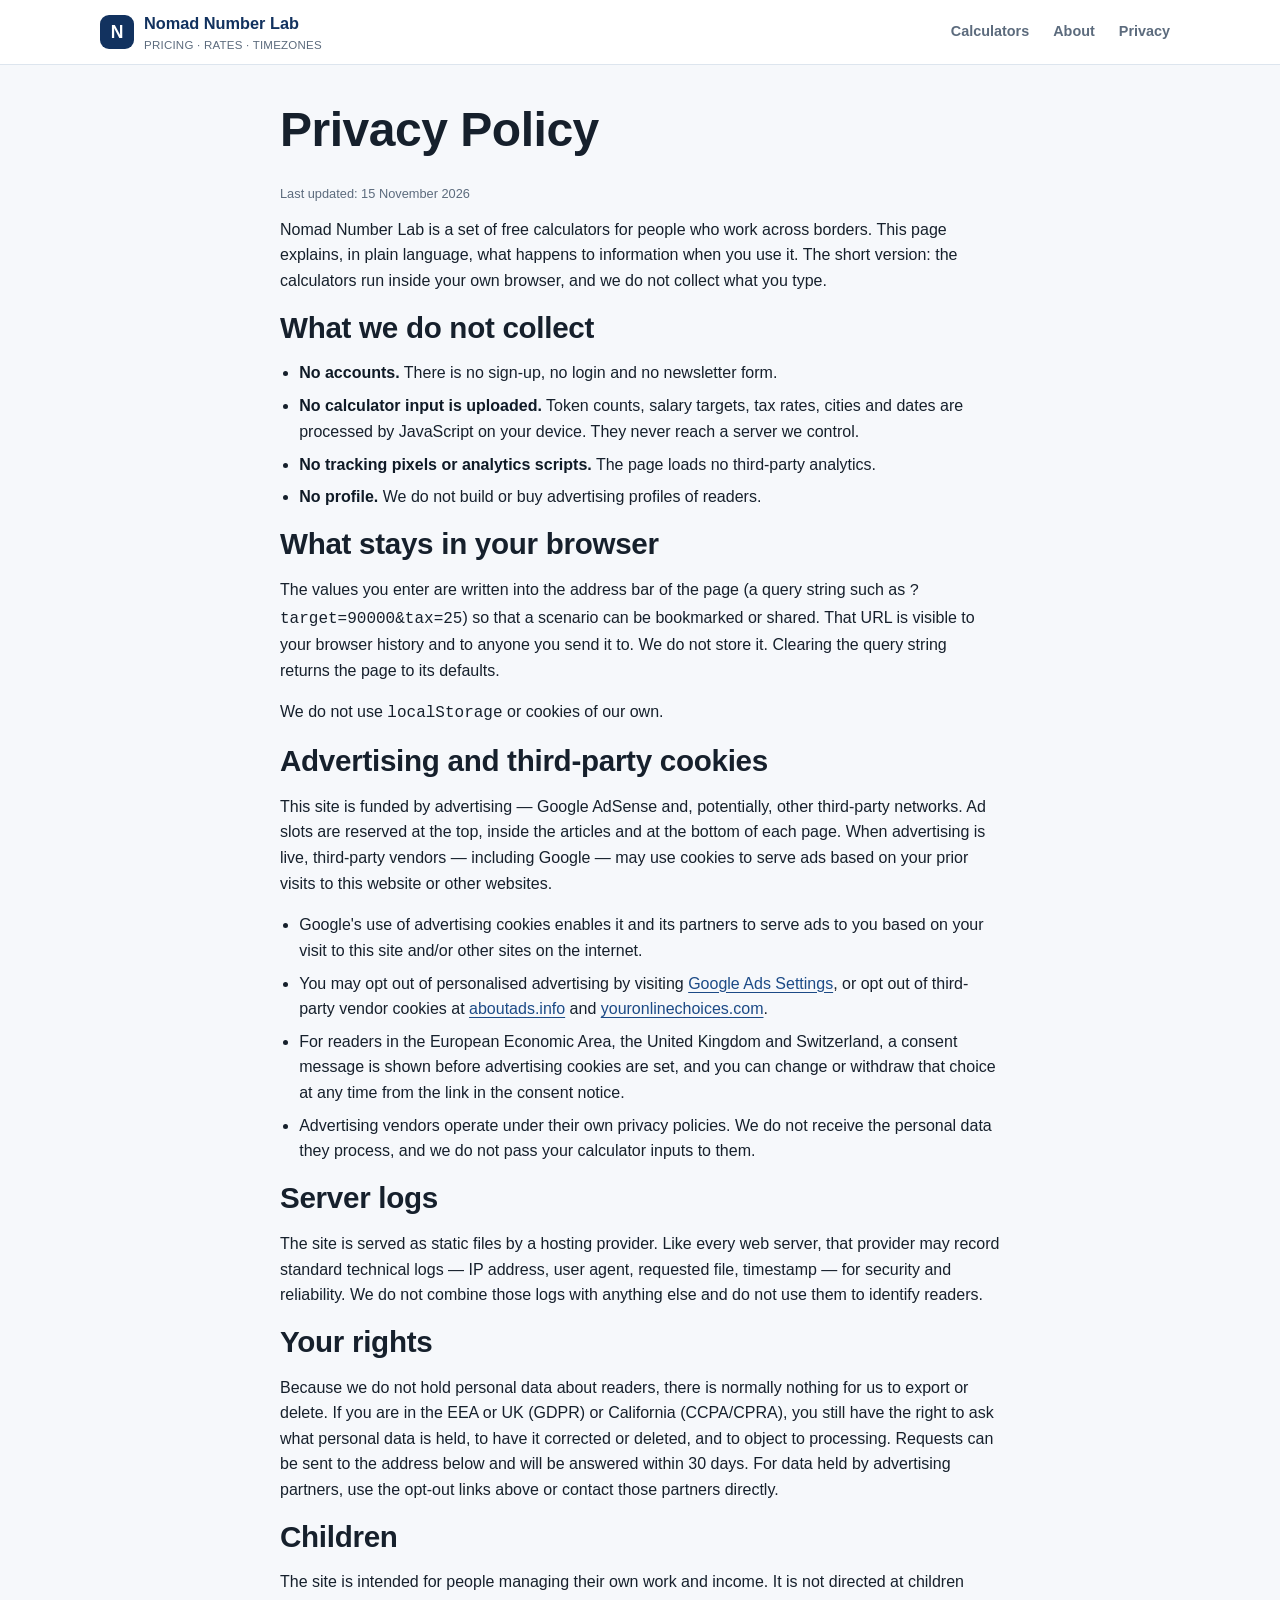
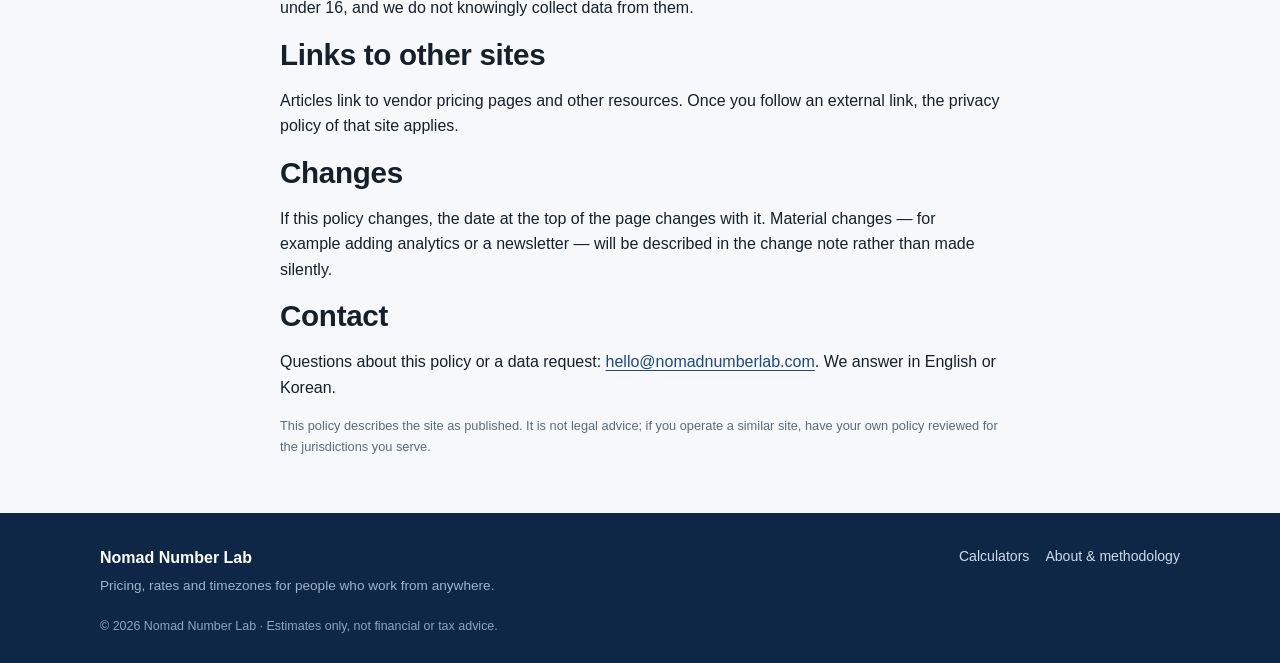
<file: privacy.html>
<!DOCTYPE html>
<html lang="en">
<head>
<meta name="google-adsense-account" content="ca-pub-3249841704400584" />

<meta charset="utf-8" />
<meta name="viewport" content="width=device-width, initial-scale=1" />
<title>Privacy Policy — Nomad Number Lab</title>
<meta name="description" content="How Nomad Number Lab handles your data: the calculators run entirely in your browser, nothing you type is uploaded, and the advertising that funds the site is described in full." />
<meta name="robots" content="index, follow" />
<link rel="canonical" href="https://sdn6517-cmd.github.io/global-nomad-calc/privacy.html" />
<meta name="theme-color" content="#12325f" />
<link rel="icon" href="data:image/svg+xml,%3Csvg%20xmlns='http://www.w3.org/2000/svg'%20viewBox='0%200%2032%2032'%3E%3Crect%20width='32'%20height='32'%20rx='8'%20fill='%2312325f'/%3E%3Cpath%20d='M8%2022V10h3l5%207%205-7h3v12h-3v-7l-5%206-5-6v7z'%20fill='%23fff'/%3E%3C/svg%3E" />
<link rel="stylesheet" href="styles.css" />

<!-- Google AdSense (사이트 소유권 확인 + 자동 광고) -->
<script async src="https://pagead2.googlesyndication.com/pagead/js/adsbygoogle.js?client=ca-pub-3249841704400584" crossorigin="anonymous"></script>
</head>
<body>
<a class="skip-link" href="#main">Skip to content</a>
<header class="site-header">
  <div class="wrap header-row">
    <a class="brand" href="index.html">
      <span class="brand-mark" aria-hidden="true">N</span>
      <span>Nomad Number Lab<small>pricing · rates · timezones</small></span>
    </a>
    <nav class="header-nav" aria-label="Main">
      <a href="index.html">Calculators</a>
      <a href="about.html">About</a>
      <a href="privacy.html">Privacy</a>
    </nav>
  </div>
</header>

<main id="main" class="wrap prose" style="margin-top:36px; margin-bottom:48px;">
  <h1>Privacy Policy</h1>
  <p class="fineprint">Last updated: 15 November 2026</p>

  <p>Nomad Number Lab is a set of free calculators for people who work across borders. This page explains, in plain language, what happens to information when you use it. The short version: the calculators run inside your own browser, and we do not collect what you type.</p>

  <h2>What we do not collect</h2>
  <ul>
    <li><strong>No accounts.</strong> There is no sign-up, no login and no newsletter form.</li>
    <li><strong>No calculator input is uploaded.</strong> Token counts, salary targets, tax rates, cities and dates are processed by JavaScript on your device. They never reach a server we control.</li>
    <li><strong>No tracking pixels or analytics scripts.</strong> The page loads no third-party analytics.</li>
    <li><strong>No profile.</strong> We do not build or buy advertising profiles of readers.</li>
  </ul>

  <h2>What stays in your browser</h2>
  <p>The values you enter are written into the address bar of the page (a query string such as <code>?target=90000&amp;tax=25</code>) so that a scenario can be bookmarked or shared. That URL is visible to your browser history and to anyone you send it to. We do not store it. Clearing the query string returns the page to its defaults.</p>
  <p>We do not use <code>localStorage</code> or cookies of our own.</p>

  <h2>Advertising and third-party cookies</h2>
  <p>This site is funded by advertising — Google AdSense and, potentially, other third-party networks. Ad slots are reserved at the top, inside the articles and at the bottom of each page. When advertising is live, third-party vendors — including Google — may use cookies to serve ads based on your prior visits to this website or other websites.</p>
  <ul>
    <li>Google's use of advertising cookies enables it and its partners to serve ads to you based on your visit to this site and/or other sites on the internet.</li>
    <li>You may opt out of personalised advertising by visiting <a href="https://www.google.com/settings/ads" rel="nofollow noopener" target="_blank">Google Ads Settings</a>, or opt out of third-party vendor cookies at <a href="https://www.aboutads.info/choices/" rel="nofollow noopener" target="_blank">aboutads.info</a> and <a href="https://www.youronlinechoices.com/" rel="nofollow noopener" target="_blank">youronlinechoices.com</a>.</li>
    <li>For readers in the European Economic Area, the United Kingdom and Switzerland, a consent message is shown before advertising cookies are set, and you can change or withdraw that choice at any time from the link in the consent notice.</li>
    <li>Advertising vendors operate under their own privacy policies. We do not receive the personal data they process, and we do not pass your calculator inputs to them.</li>
  </ul>

  <h2>Server logs</h2>
  <p>The site is served as static files by a hosting provider. Like every web server, that provider may record standard technical logs — IP address, user agent, requested file, timestamp — for security and reliability. We do not combine those logs with anything else and do not use them to identify readers.</p>

  <h2>Your rights</h2>
  <p>Because we do not hold personal data about readers, there is normally nothing for us to export or delete. If you are in the EEA or UK (GDPR) or California (CCPA/CPRA), you still have the right to ask what personal data is held, to have it corrected or deleted, and to object to processing. Requests can be sent to the address below and will be answered within 30 days. For data held by advertising partners, use the opt-out links above or contact those partners directly.</p>

  <h2>Children</h2>
  <p>The site is intended for people managing their own work and income. It is not directed at children under 16, and we do not knowingly collect data from them.</p>

  <h2>Links to other sites</h2>
  <p>Articles link to vendor pricing pages and other resources. Once you follow an external link, the privacy policy of that site applies.</p>

  <h2>Changes</h2>
  <p>If this policy changes, the date at the top of the page changes with it. Material changes — for example adding analytics or a newsletter — will be described in the change note rather than made silently.</p>

  <h2>Contact</h2>
  <p>Questions about this policy or a data request: <a href="mailto:hello@nomadnumberlab.com">hello@nomadnumberlab.com</a>. We answer in English or Korean.</p>

  <p class="fineprint">This policy describes the site as published. It is not legal advice; if you operate a similar site, have your own policy reviewed for the jurisdictions you serve.</p>
</main>

<footer class="site-footer">
  <div class="wrap footer-row">
    <div>
      <p class="footer-brand">Nomad Number Lab</p>
      <p class="footer-note">Pricing, rates and timezones for people who work from anywhere.</p>
    </div>
    <nav aria-label="Footer">
      <a href="index.html">Calculators</a>
      <a href="about.html">About &amp; methodology</a>
    </nav>
    <p class="footer-copy">© 2026 Nomad Number Lab · Estimates only, not financial or tax advice.</p>
  </div>
</footer>
</body>
</html>
</file>
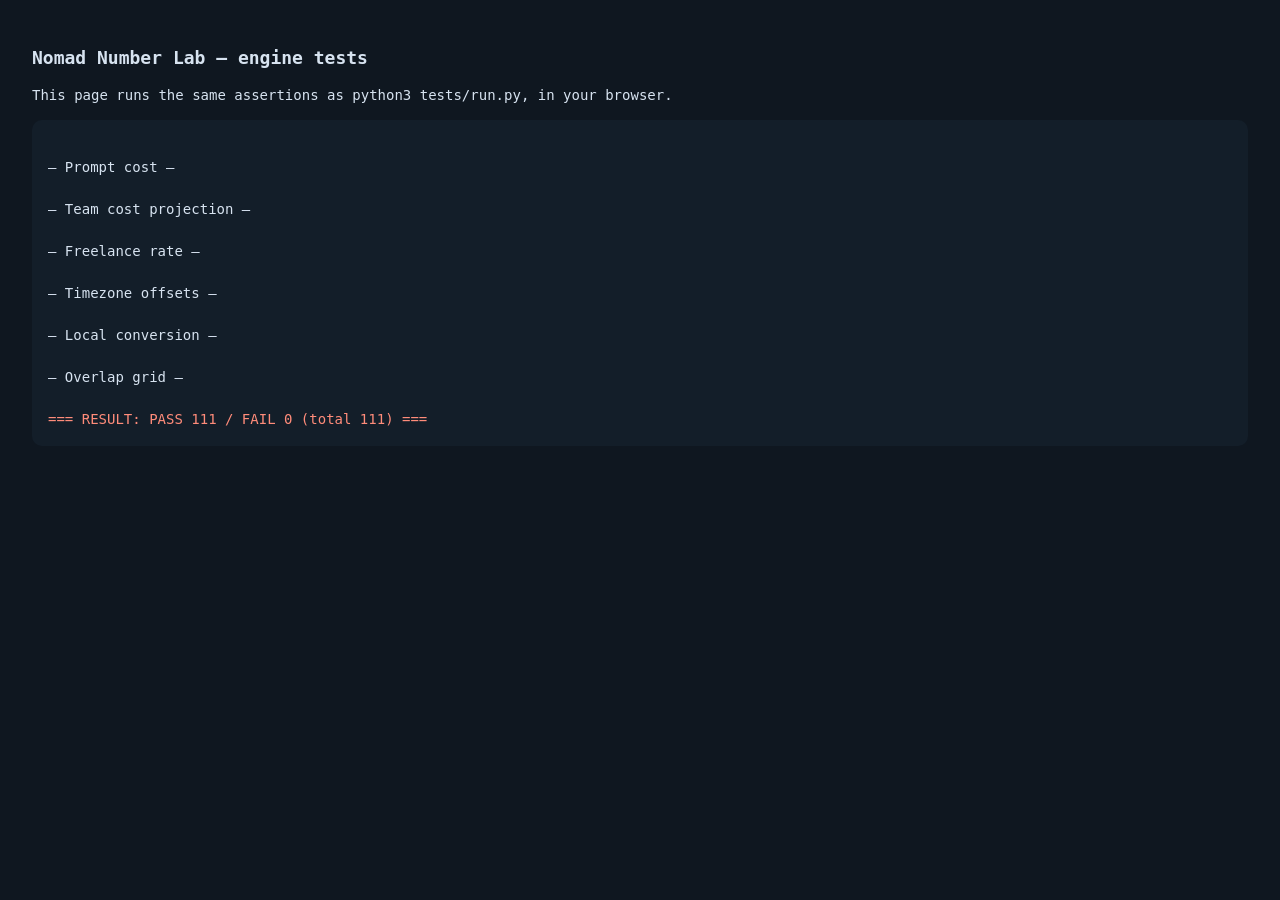
<file: tests/test.html>
<!DOCTYPE html>
<html lang="en">
<head>
<meta charset="utf-8" />
<meta name="viewport" content="width=device-width, initial-scale=1" />
<title>Engine tests — Nomad Number Lab</title>
<style>
  body { font: 14px/1.5 ui-monospace, SFMono-Regular, Menlo, monospace; background: #0f1720; color: #d7e3f0; padding: 24px; }
  h1 { font-size: 18px; }
  pre { white-space: pre-wrap; background: #131e29; border-radius: 10px; padding: 16px; }
  .pass { color: #57d9a3; } .fail { color: #ff8c7a; }
</style>
</head>
<body>
<h1>Nomad Number Lab — engine tests</h1>
<p>This page runs the same assertions as <code>python3 tests/run.py</code>, in your browser.</p>
<pre id="out">running…</pre>
<script>
  var out = document.getElementById('out');
  var lines = [];
  out.textContent = '';
  console.log = function (msg) {
    var s = String(msg);
    lines.push(s);
    var span = document.createElement('span');
    if (s.indexOf('FAIL') !== -1) span.className = 'fail';
    else if (s.indexOf('PASS') !== -1) span.className = 'pass';
    span.textContent = s + '\n';
    out.appendChild(span);
  };
</script>
<script src="../app.js"></script>
<script src="run-tests.js"></script>
</body>
</html>
</file>
<file: styles.css>
/*!
 * Nomad Number Lab — styles.css
 * No framework, no web fonts, no blocking requests.
 */

:root {
  --navy: #12325f;
  --navy-soft: #1c4a86;
  --ink: #16202c;
  --muted: #5c6b7d;
  --line: #dde5ee;
  --bg: #f6f8fb;
  --card: #ffffff;
  --accent: #0f7b6c;
  --accent-soft: #e6f4f1;
  --warn: #b4531b;
  --radius: 14px;
  --shadow: 0 1px 2px rgba(18, 50, 95, 0.06), 0 8px 24px rgba(18, 50, 95, 0.06);
  --wrap: 1120px;
}

* { box-sizing: border-box; }

html { -webkit-text-size-adjust: 100%; scroll-behavior: smooth; }

body {
  margin: 0;
  background: var(--bg);
  color: var(--ink);
  font-family: -apple-system, BlinkMacSystemFont, "Segoe UI", Roboto, "Helvetica Neue", Arial, "Noto Sans", sans-serif;
  font-size: 16px;
  line-height: 1.6;
  -webkit-font-smoothing: antialiased;
}

h1, h2, h3 { line-height: 1.22; letter-spacing: -0.01em; margin: 0 0 0.5em; }
h1 { font-size: clamp(1.9rem, 4.4vw, 3rem); }
h2 { font-size: clamp(1.35rem, 2.6vw, 1.85rem); margin-top: 0; }
h3 { font-size: 1.1rem; margin-top: 1.6em; }
p { margin: 0 0 1em; }
a { color: var(--navy-soft); text-underline-offset: 3px; }
a:hover { color: var(--accent); }
small { font-size: 0.82rem; }

.wrap { width: 100%; max-width: var(--wrap); margin: 0 auto; padding: 0 20px; }

.visually-hidden {
  position: absolute; width: 1px; height: 1px; margin: -1px; padding: 0;
  overflow: hidden; clip: rect(0 0 0 0); white-space: nowrap; border: 0;
}

.skip-link {
  position: absolute; left: -9999px; top: 0; background: var(--navy); color: #fff;
  padding: 10px 16px; z-index: 100; border-radius: 0 0 8px 0;
}
.skip-link:focus { left: 0; }

/* ---------------- header ---------------- */

.site-header {
  background: #fff;
  border-bottom: 1px solid var(--line);
  position: sticky; top: 0; z-index: 20;
}
.header-row {
  display: flex; align-items: center; justify-content: space-between;
  gap: 16px; min-height: 64px; flex-wrap: wrap; padding-top: 8px; padding-bottom: 8px;
}
.brand {
  display: inline-flex; align-items: center; gap: 10px;
  font-weight: 700; color: var(--navy); text-decoration: none; font-size: 1.02rem;
}
.brand small {
  display: block; font-weight: 500; color: var(--muted); font-size: 0.72rem;
  letter-spacing: 0.02em; text-transform: uppercase;
}
.brand-mark {
  display: grid; place-items: center; width: 34px; height: 34px; border-radius: 9px;
  background: var(--navy); color: #fff; font-weight: 800; font-size: 1.1rem;
}
.header-nav { display: flex; gap: 4px; flex-wrap: wrap; }
.header-nav a {
  color: var(--muted); text-decoration: none; font-size: 0.9rem; font-weight: 600;
  padding: 8px 10px; border-radius: 8px;
}
.header-nav a:hover { background: var(--bg); color: var(--navy); }

/* ---------------- hero ---------------- */

.hero { padding: 44px 20px 8px; max-width: 860px; }
.eyebrow {
  text-transform: uppercase; letter-spacing: 0.12em; font-size: 0.72rem;
  font-weight: 700; color: var(--accent); margin-bottom: 12px;
}
.hero h1 { margin-bottom: 16px; }
.lede { font-size: clamp(1rem, 1.5vw, 1.15rem); color: #34455a; max-width: 720px; }
.hero-meta { font-size: 0.85rem; color: var(--muted); }

/* ---------------- ad slots ---------------- */

.ad-slot {
  max-width: var(--wrap); margin: 28px auto; padding: 0 20px;
}
.ad-inner {
  border: 1px dashed #c7d3e1; border-radius: 12px; background: #fff;
  min-height: 92px; display: flex; flex-direction: column; align-items: center;
  justify-content: center; gap: 6px; padding: 16px; text-align: center;
}
.ad-label {
  font-size: 0.62rem; letter-spacing: 0.16em; text-transform: uppercase;
  color: #97a5b6; font-weight: 700;
}
.ad-placeholder { font-size: 0.8rem; color: #a9b5c3; }
.ad-infeed { margin: 40px 0; padding: 0; max-width: none; }
.ad-bottom { margin-top: 48px; }

/* ---------------- tabs ---------------- */

#calculators { margin-top: 20px; }
.calc { margin-bottom: 4px; }
.tabs {
  display: flex; gap: 6px; overflow-x: auto; padding: 6px; background: #fff;
  border: 1px solid var(--line); border-radius: 14px; box-shadow: var(--shadow);
  scrollbar-width: none;
}
.tabs::-webkit-scrollbar { display: none; }
.tabs [role="tab"] {
  flex: 1 0 auto; display: inline-flex; align-items: center; gap: 8px; justify-content: center;
  border: 0; background: transparent; color: var(--muted); font: inherit; font-weight: 600;
  font-size: 0.92rem; padding: 12px 18px; border-radius: 999px; cursor: pointer;
  white-space: nowrap;
}
.tabs [role="tab"]:hover { color: var(--navy); background: var(--bg); }
.tabs [role="tab"].is-active { background: var(--navy); color: #fff; }
.tab-num { font-size: 0.72rem; opacity: 0.65; font-variant-numeric: tabular-nums; }
.tabs [role="tab"]:focus-visible { outline: 2px solid var(--accent); outline-offset: 2px; }

[role="tabpanel"] {
  background: #fff; border: 1px solid var(--line);
  border-radius: var(--radius); padding: 28px clamp(16px, 3vw, 32px) 32px;
  margin-top: 12px; box-shadow: var(--shadow);
}
[role="tabpanel"][hidden] { display: none; }
[role="tabpanel"]:focus { outline: none; }

.panel-head { max-width: 760px; margin-bottom: 22px; }
.panel-head h2 { margin-bottom: 8px; }
.panel-head p { color: #3b4c61; margin-bottom: 0; }

/* ---------------- forms ---------------- */

.field-grid {
  display: grid; gap: 14px;
  grid-template-columns: repeat(auto-fit, minmax(210px, 1fr));
}
.field { display: flex; flex-direction: column; gap: 6px; }
.field > span { font-size: 0.82rem; font-weight: 700; color: #33465c; }
.field small { color: var(--muted); font-size: 0.75rem; line-height: 1.4; }
.field input[type="number"],
.field input[type="date"],
.field select {
  font: inherit; font-variant-numeric: tabular-nums;
  padding: 11px 12px; border: 1px solid #cdd8e5; border-radius: 10px;
  background: #fff; color: var(--ink); width: 100%;
}
.field input[type="number"]:focus,
.field input[type="date"]:focus,
.field select:focus {
  outline: none; border-color: var(--accent);
  box-shadow: 0 0 0 3px rgba(15, 123, 108, 0.15);
}
.field-range input[type="range"] { width: 100%; accent-color: var(--accent); margin-top: 8px; }
.tz-member { font-size: 0.92rem; }
.field-button { justify-content: flex-start; }
.ghost-button {
  font: inherit; font-weight: 600; font-size: 0.88rem; padding: 10px 14px;
  border: 1px solid #cdd8e5; background: #fff; color: var(--navy);
  border-radius: 10px; cursor: pointer;
}
.ghost-button:hover { border-color: var(--navy); background: var(--bg); }

/* ---------------- results ---------------- */

.result { margin: 26px 0 8px; }
.headline-cost {
  font-size: clamp(2rem, 5vw, 2.9rem); font-weight: 800; color: var(--navy);
  letter-spacing: -0.02em; margin: 0 0 4px; font-variant-numeric: tabular-nums;
}
.headline-cost span { font-size: 0.9rem; font-weight: 600; color: var(--muted); }
.headline-note { color: #3b4c61; max-width: 760px; }

.hero-number {
  display: flex; flex-direction: column; gap: 2px; padding: 18px 20px;
  background: var(--accent-soft); border-radius: var(--radius);
  border: 1px solid #cfe8e2; margin-bottom: 8px;
}
.hero-number .label {
  font-size: 0.74rem; text-transform: uppercase; letter-spacing: 0.1em;
  font-weight: 700; color: var(--accent);
}
.hero-number .value {
  font-size: clamp(2rem, 5vw, 2.6rem); font-weight: 800; color: #0b3d37;
  font-variant-numeric: tabular-nums; letter-spacing: -0.02em;
}
.hero-number small { font-size: 1rem; font-weight: 600; color: #2c6d64; margin-left: 2px; }

.rate-grid {
  display: grid; gap: 10px; margin-top: 14px;
  grid-template-columns: repeat(auto-fit, minmax(160px, 1fr));
}
.stat {
  background: var(--bg); border: 1px solid var(--line); border-radius: 12px;
  padding: 12px 14px; display: flex; flex-direction: column; gap: 2px;
}
.stat-label { font-size: 0.74rem; color: var(--muted); font-weight: 600; }
.stat-value { font-size: 1.15rem; font-weight: 700; color: var(--navy); font-variant-numeric: tabular-nums; }

.error { color: var(--warn); font-weight: 600; }

/* ---------------- vendor filter + tables ---------------- */

.vendor-filter { display: flex; gap: 6px; flex-wrap: wrap; margin: 18px 0 12px; }
.vendor-filter button {
  font: inherit; font-size: 0.84rem; font-weight: 600; padding: 7px 14px;
  border-radius: 999px; border: 1px solid #cdd8e5; background: #fff;
  color: var(--muted); cursor: pointer;
}
.vendor-filter button.is-active { background: var(--navy); border-color: var(--navy); color: #fff; }

.table-scroll { overflow-x: auto; -webkit-overflow-scrolling: touch; border-radius: 12px; border: 1px solid var(--line); }
.data-table { width: 100%; border-collapse: collapse; font-size: 0.88rem; min-width: 640px; }
.data-table th, .data-table td { padding: 10px 12px; text-align: left; border-bottom: 1px solid #edf1f6; }
.data-table thead th {
  background: #f2f6fb; font-size: 0.74rem; text-transform: uppercase;
  letter-spacing: 0.06em; color: #4a5b70; font-weight: 700; white-space: nowrap;
}
.data-table td.num { text-align: right; font-variant-numeric: tabular-nums; white-space: nowrap; }
.data-table td.strong { font-weight: 700; color: var(--navy); }
.data-table tbody tr:hover { background: #fafcfe; }
.data-table tr.is-best td { background: var(--accent-soft); }
.data-table tr.is-best td:first-child { box-shadow: inset 3px 0 0 var(--accent); }
.model-cell strong { display: block; }
.model-cell .vendor {
  display: block; font-size: 0.7rem; text-transform: uppercase; letter-spacing: 0.08em;
  color: var(--muted); font-weight: 700;
}
.model-cell .note { display: block; font-size: 0.72rem; color: var(--warn); margin-top: 2px; }

/* timezone */
.city-facts {
  list-style: none; padding: 0; margin: 16px 0; display: grid; gap: 8px;
  grid-template-columns: repeat(auto-fit, minmax(200px, 1fr));
}
.city-facts li {
  background: var(--bg); border: 1px solid var(--line); border-radius: 12px;
  padding: 10px 12px; font-size: 0.85rem;
}
.city-facts .muted { color: var(--muted); font-size: 0.78rem; }

.tz-scroll { overflow-x: auto; -webkit-overflow-scrolling: touch; border: 1px solid var(--line); border-radius: 12px; }
.tz-table { width: 100%; border-collapse: collapse; font-size: 0.86rem; min-width: 520px; }
.tz-table th, .tz-table td { padding: 6px 10px; border-bottom: 1px solid #eef2f7; text-align: center; font-variant-numeric: tabular-nums; }
.tz-table thead th { background: #f2f6fb; font-size: 0.74rem; text-transform: uppercase; letter-spacing: 0.06em; color: #4a5b70; }
.tz-table tbody th { background: #fafcfe; font-weight: 700; color: var(--navy); text-align: right; white-space: nowrap; }
.tz-cell { color: #8593a5; }
.tz-cell.in { background: var(--accent-soft); color: #0b3d37; font-weight: 600; }
.tz-cell.dst { outline: 1px dotted #d98b1f; outline-offset: -3px; }
.tz-table tr.is-overlap td, .tz-table tr.is-overlap th { background: #d7efe9; }
.tz-table td.mark { color: var(--accent); font-weight: 800; }
.tz-table sup { font-size: 0.62rem; color: var(--warn); }

/* ---------------- prose ---------------- */

.prose { max-width: 760px; margin: 40px auto 0; }
.prose h2 { margin-top: 0; }
.prose h3 { color: var(--navy); }
.prose ul, .prose ol { padding-left: 1.2em; margin: 0 0 1em; }
.prose li { margin-bottom: 0.45em; }
.prose strong { color: #0f1a26; }

#guides.prose { background: #fff; border: 1px solid var(--line); border-radius: var(--radius); padding: 26px clamp(16px, 3vw, 30px); max-width: var(--wrap); }
#guides.prose p { max-width: 760px; }

.prose pre {
  background: #f2f6fb; border: 1px solid var(--line); border-radius: 10px;
  padding: 14px 16px; overflow-x: auto; font-size: 0.8rem; line-height: 1.5;
  font-family: ui-monospace, SFMono-Regular, Menlo, Consolas, monospace;
  color: #21344a;
}
.fineprint { font-size: 0.8rem; color: var(--muted); }

/* ---------------- faq ---------------- */

#faq { margin-top: 44px; }
.faq { display: grid; gap: 10px; margin-top: 16px; }
.faq details {
  background: #fff; border: 1px solid var(--line); border-radius: 12px; padding: 4px 18px;
}
.faq summary {
  cursor: pointer; font-weight: 650; padding: 14px 0; list-style: none;
  display: flex; justify-content: space-between; align-items: center; gap: 12px;
}
.faq summary::-webkit-details-marker { display: none; }
.faq summary::after { content: "+"; color: var(--accent); font-weight: 800; font-size: 1.2rem; }
.faq details[open] summary::after { content: "–"; }
.faq details p { padding-bottom: 12px; color: #3b4c61; }

/* ---------------- footer ---------------- */

.site-footer { background: #0e2747; color: #cfdaea; margin-top: 56px; padding: 32px 0; }
.footer-row { display: flex; flex-wrap: wrap; gap: 20px; align-items: flex-start; justify-content: space-between; }
.footer-brand { font-weight: 700; color: #fff; margin: 0 0 4px; }
.footer-note { font-size: 0.85rem; color: #9fb2cb; margin: 0; max-width: 420px; }
.site-footer nav { display: flex; gap: 16px; flex-wrap: wrap; }
.site-footer a { color: #cfdaea; font-size: 0.88rem; text-decoration: none; }
.site-footer a:hover { color: #fff; text-decoration: underline; }
.footer-copy { font-size: 0.78rem; color: #8ea4c1; margin: 0; width: 100%; }

/* ---------------- mobile ---------------- */

@media (max-width: 720px) {
  body { font-size: 15px; }
  .header-nav { gap: 0; }
  .header-nav a { padding: 6px 8px; font-size: 0.84rem; }
  .hero { padding-top: 28px; }
  .tabs { border-radius: 14px; }
  .tabs [role="tab"] { padding: 10px 14px; font-size: 0.85rem; }
  [role="tabpanel"] { padding: 20px 14px 26px; margin-top: 10px; border-radius: 12px; }
  .field-grid { grid-template-columns: 1fr; }
  .data-table { min-width: 560px; }
  .ad-inner { min-height: 78px; }
  .site-footer { padding: 26px 0; }
}

@media (prefers-reduced-motion: reduce) {
  html { scroll-behavior: auto; }
  * { transition: none !important; animation: none !important; }
}

@media print {
  .site-header, .site-footer, .ad-slot, .tabs, .vendor-filter { display: none; }
  [role="tabpanel"][hidden] { display: block !important; }
  body { background: #fff; }
}
</file>
